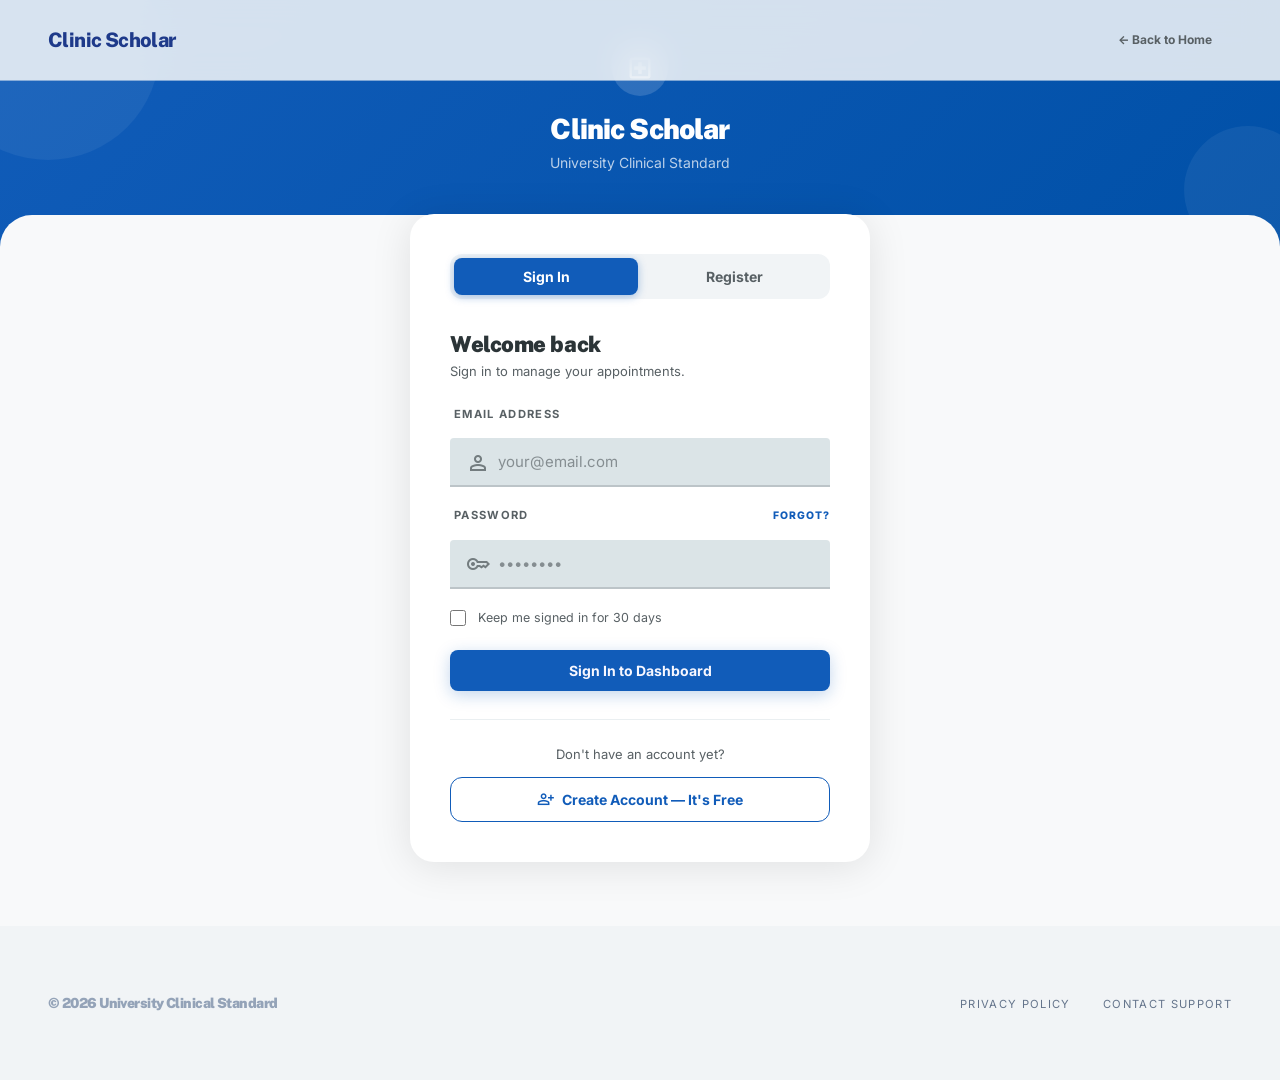
<file: auth.html>
<!DOCTYPE html>
<html lang="en">

<head>
  <meta charset="UTF-8" />
  <meta name="viewport" content="width=device-width, initial-scale=1.0" />
  <meta name="description"
    content="Login or Register to Clinic Scholar — University Clinical Standard appointment system." />
  <title>Clinic Scholar | Sign In</title>

  <link rel="stylesheet" href="style.css" />
  <link rel="stylesheet"
    href="https://fonts.googleapis.com/css2?family=Material+Symbols+Outlined:wght,FILL@100..700,0..1" />

  <style>
    /* ── Auth page specific styles ── */
    .auth-page {
      min-height: 100vh;
      background: var(--surface);
      display: flex;
      flex-direction: column;
      align-items: center;
      justify-content: center;
      padding: 5rem 1rem 3rem;
    }

    /* Branded top strip */
    .auth-hero {
      width: 100%;
      background: linear-gradient(135deg, #115cb9 0%, #0050a7 100%);
      padding: 2.5rem 1.5rem 6rem;
      text-align: center;
      position: relative;
    }

    .auth-hero::after {
      content: '';
      position: absolute;
      bottom: -1px;
      left: 0;
      right: 0;
      height: 3.5rem;
      background: var(--surface);
      border-radius: 2rem 2rem 0 0;
    }

    .auth-hero-circle {
      position: absolute;
      border-radius: 50%;
      background: rgba(255, 255, 255, 0.06);
    }

    /* Auth card */
    .auth-card {
      background: var(--surface-container-lowest);
      border-radius: 1.5rem;
      box-shadow: 0 4px 40px rgba(0, 0, 0, 0.10);
      width: 100%;
      max-width: 460px;
      padding: 2.5rem;
      position: relative;
      z-index: 2;
      margin-top: -3.5rem;
    }

    /* View toggle (Login / Register) */
    .auth-toggle {
      display: flex;
      background: var(--surface-container-low);
      border-radius: 0.75rem;
      padding: 0.25rem;
      margin-bottom: 2rem;
      gap: 0.25rem;
    }

    .auth-toggle-btn {
      flex: 1;
      padding: 0.625rem;
      border: none;
      border-radius: 0.5rem;
      font-family: var(--font-body);
      font-size: 0.875rem;
      font-weight: 700;
      cursor: pointer;
      transition: background 0.2s, color 0.2s, box-shadow 0.2s;
      background: transparent;
      color: var(--on-surface-variant);
    }

    .auth-toggle-btn.active {
      background: var(--primary);
      color: #fff;
      box-shadow: 0 2px 8px rgba(17, 92, 185, 0.35);
    }

    /* Form views */
    .auth-view {
      display: none;
    }

    .auth-view.visible {
      display: block;
    }

    /* Divider */
    .auth-divider {
      display: flex;
      align-items: center;
      gap: 1rem;
      margin: 1.75rem 0;
      color: var(--outline);
      font-size: 0.75rem;
    }

    .auth-divider::before,
    .auth-divider::after {
      content: '';
      flex: 1;
      height: 1px;
      background: var(--surface-container);
    }

    /* Bottom switch link */
    .auth-switch {
      text-align: center;
      margin-top: 1.75rem;
      padding-top: 1.5rem;
      border-top: 1px solid var(--surface-container);
    }

    .auth-switch p {
      font-size: 0.8125rem;
      color: var(--on-surface-variant);
      margin-bottom: 0.75rem;
    }

    .auth-switch-btn {
      display: inline-flex;
      align-items: center;
      justify-content: center;
      gap: 0.4rem;
      width: 100%;
      padding: 0.8rem;
      border-radius: 0.75rem;
      border: 1.5px solid var(--primary);
      background: transparent;
      color: var(--primary);
      font-family: var(--font-body);
      font-size: 0.875rem;
      font-weight: 700;
      cursor: pointer;
      transition: background 0.15s, color 0.15s;
    }

    .auth-switch-btn:hover {
      background: var(--primary-container);
    }

    /* Error box */
    .auth-error {
      background: #fef2f2;
      border: 1px solid #fecaca;
      border-radius: 0.625rem;
      padding: 0.875rem 1rem;
      margin-bottom: 1.25rem;
      display: none;
    }

    .auth-error p {
      font-size: 0.8rem;
      color: #dc2626;
      font-weight: 600;
    }

    .auth-error ul {
      margin-top: 0.375rem;
      padding-left: 1.25rem;
    }

    .auth-error ul li {
      font-size: 0.78rem;
      color: #dc2626;
      margin-bottom: 0.15rem;
    }

    /* Input icon wrapper override for auth */
    .auth-card .form-group {
      margin-bottom: 1.25rem;
    }

    .auth-card .form-input {
      font-size: 0.9375rem;
    }

    /* Mobile: make touch targets larger */
    @media (max-width: 480px) {
      .auth-card {
        padding: 2rem 1.5rem;
        margin-top: -2.5rem;
      }

      .auth-toggle-btn {
        padding: 0.75rem 0.5rem;
        font-size: 0.8125rem;
      }

      .btn-primary {
        padding: 1rem;
        font-size: 0.9375rem;
      }

      .auth-switch-btn {
        padding: 0.9rem;
      }
    }
  </style>
</head>

<body style="background:var(--surface); margin:0; padding:0;">

  <!-- ── Navbar ─────────────────────────────────────────── -->
  <header class="navbar">
    <div class="navbar-inner">
      <a href="index.html" class="navbar-brand">Clinic Scholar</a>
      <div class="navbar-actions">
        <a href="index.html" class="btn btn-ghost btn-sm">&larr; Back to Home</a>
      </div>
    </div>
  </header>

  <!-- ── Hero Strip ─────────────────────────────────────── -->
  <div class="auth-hero">
    <div class="auth-hero-circle" style="width:14rem; height:14rem; top:-4rem; left:-4rem;"></div>
    <div class="auth-hero-circle" style="width:8rem; height:8rem; bottom:1rem; right:-2rem;"></div>

    <!-- Brand logo icon -->
    <div
      style="width:3.5rem; height:3.5rem; background:rgba(255,255,255,0.15); border-radius:50%; display:flex; align-items:center; justify-content:center; margin:0 auto 1rem;">
      <span class="material-symbols-outlined" style="color:#fff; font-size:1.75rem;">local_hospital</span>
    </div>
    <h1 style="font-size:1.75rem; font-weight:900; color:#fff; letter-spacing:-0.03em; margin-bottom:0.375rem;">
      Clinic Scholar
    </h1>
    <p style="color:rgba(255,255,255,0.72); font-size:0.875rem;">University Clinical Standard</p>
  </div>

  <!-- ── Auth Card ──────────────────────────────────────── -->
  <div style="width:100%; display:flex; justify-content:center; padding:0 1rem 4rem; background:var(--surface);">
    <div class="auth-card">

      <!-- Toggle Tabs -->
      <div class="auth-toggle" role="tablist">
        <button class="auth-toggle-btn active" id="tab-login" onclick="switchView('login')" role="tab"
          aria-selected="true">
          Sign In
        </button>
        <button class="auth-toggle-btn" id="tab-register" onclick="switchView('register')" role="tab"
          aria-selected="false">
          Register
        </button>
      </div>

      <!-- ════════════════════════
         VIEW: LOGIN
    ════════════════════════ -->
      <div class="auth-view visible" id="view-login">

        <div style="margin-bottom:1.5rem;">
          <h2 style="font-size:1.375rem; font-weight:900; letter-spacing:-0.02em; margin-bottom:0.25rem;">Welcome back
          </h2>
          <p style="font-size:0.8125rem; color:var(--on-surface-variant);">Sign in to manage your appointments.</p>
        </div>

        <!-- Server error box -->
        <div class="auth-error" id="login-error-box">
          <p>Please fix the following:</p>
          <ul id="login-error-list"></ul>
        </div>

        <!-- Login Form -->
        <form id="loginForm" action="login.php" method="POST" novalidate>
          <input type="hidden" name="action" value="login" />

          <div class="form-group">
            <label class="form-label" for="login-email">Email Address</label>
            <div class="input-icon-wrapper" style="margin-top:0.4rem;">
              <span class="material-symbols-outlined input-icon">person</span>
              <input id="login-email" class="form-input with-icon" name="email" type="email"
                placeholder="your@email.com" autocomplete="email" />
            </div>
          </div>

          <div class="form-group">
            <div style="display:flex; justify-content:space-between; align-items:center; margin-bottom:0.4rem;">
              <label class="form-label" for="login-pass">Password</label>
              <a href="#"
                style="font-size:0.65rem; font-weight:800; color:var(--primary); text-transform:uppercase; letter-spacing:0.1em;">Forgot?</a>
            </div>
            <div class="input-icon-wrapper">
              <span class="material-symbols-outlined input-icon">key</span>
              <input id="login-pass" class="form-input with-icon" name="password" type="password" placeholder="••••••••"
                autocomplete="current-password" />
            </div>
          </div>

          <div style="display:flex; align-items:center; gap:0.75rem; margin-bottom:1.5rem;">
            <input type="checkbox" id="remember" name="remember"
              style="width:1rem; height:1rem; accent-color:var(--primary); flex-shrink:0;" />
            <label for="remember"
              style="font-size:0.78rem; color:var(--on-surface-variant); cursor:pointer; line-height:1.4;">
              Keep me signed in for 30 days
            </label>
          </div>

          <button type="submit" class="btn btn-primary btn-full" id="loginSubmitBtn" style="justify-content:center;">
            Sign In to Dashboard
          </button>
        </form>

        <!-- Demo hint (hidden from users — for developer reference only) -->
        <!-- demo@clinic.edu / Password123 -->

        <!-- ── Switch to Register ── -->
        <div class="auth-switch">
          <p>Don't have an account yet?</p>
          <button type="button" class="auth-switch-btn" onclick="switchView('register')" id="go-register-btn">
            <span class="material-symbols-outlined" style="font-size:1.1rem;">person_add</span>
            Create Account — It's Free
          </button>
        </div>

      </div><!-- /view-login -->

      <!-- ════════════════════════
         VIEW: REGISTER
    ════════════════════════ -->
      <div class="auth-view" id="view-register">

        <div style="margin-bottom:1.5rem;">
          <h2 style="font-size:1.375rem; font-weight:900; letter-spacing:-0.02em; margin-bottom:0.25rem;">Create account
          </h2>
          <p style="font-size:0.8125rem; color:var(--on-surface-variant);">Join the Scholar Network for free.</p>
        </div>

        <!-- Server error box -->
        <div class="auth-error" id="register-error-box">
          <p>Please fix the following:</p>
          <ul id="register-error-list"></ul>
        </div>

        <!-- Register Form -->
        <form id="registerForm" action="register.php" method="POST" novalidate>
          <input type="hidden" name="action" value="register" />

          <div class="form-group">
            <label class="form-label" for="reg-name">Full Name</label>
            <input id="reg-name" class="form-input" name="full_name" type="text" placeholder="Your Full Name"
              autocomplete="name" style="margin-top:0.4rem;" />
          </div>

          <div class="form-group">
            <label class="form-label" for="reg-email">Email Address</label>
            <input id="reg-email" class="form-input" name="email" type="email" placeholder="your@email.com"
              autocomplete="email" style="margin-top:0.4rem;" />
          </div>

          <div class="form-group">
            <label class="form-label" for="reg-pass">Password</label>
            <input id="reg-pass" class="form-input" name="password" type="password" placeholder="At least 8 characters"
              autocomplete="new-password" style="margin-top:0.4rem;" />
          </div>

          <div class="form-group" style="margin-bottom:1.5rem;">
            <label class="form-label" for="reg-confirm">Confirm Password</label>
            <input id="reg-confirm" class="form-input" name="confirm_password" type="password"
              placeholder="Repeat your password" autocomplete="new-password" style="margin-top:0.4rem;" />
          </div>

          <button type="submit" class="btn btn-primary btn-full" id="registerSubmitBtn" style="justify-content:center;">
            <span class="material-symbols-outlined" style="font-size:1.1rem;">person_add</span>
            Create Scholar Account
          </button>
        </form>

        <!-- ── Switch to Login ── -->
        <div class="auth-switch">
          <p>Already have an account?</p>
          <button type="button" class="auth-switch-btn" onclick="switchView('login')">
            <span class="material-symbols-outlined" style="font-size:1.1rem;">login</span>
            Sign In Instead
          </button>
        </div>

      </div><!-- /view-register -->

    </div><!-- /auth-card -->
  </div>

  <!-- Footer -->
  <footer class="site-footer" style="margin-top:0;">
    <div class="container">
      <div class="footer-brand" style="font-size:0.875rem;">&copy; 2026 University Clinical Standard</div>
      <ul class="footer-links">
        <li><a href="privacy.html">Privacy Policy</a></li>
        <li><a href="mailto:s230005904@seu.edu.sa">Contact Support</a></li>
      </ul>
    </div>
  </footer>

  <!-- Inline toggle script (must be before auth.js) -->
  <script>
    // If already logged in, redirect to history
    (function () {
      try {
        var user = JSON.parse(localStorage.getItem('clinic_user'));
        if (user && user.name) {
          window.location.href = 'history.html';
          return;
        }
      } catch (e) { }
    })();

    function switchView(view) {
      // Toggle views
      document.getElementById('view-login').classList.toggle('visible', view === 'login');
      document.getElementById('view-register').classList.toggle('visible', view === 'register');
      // Toggle tab buttons
      document.getElementById('tab-login').classList.toggle('active', view === 'login');
      document.getElementById('tab-register').classList.toggle('active', view === 'register');
      // Update page title
      document.title = view === 'login'
        ? 'Clinic Scholar | Sign In'
        : 'Clinic Scholar | Register';
      // Update URL hash without reload
      history.replaceState(null, '', '#' + view);
      // Scroll to top of card on mobile
      window.scrollTo({ top: 0, behavior: 'smooth' });
    }

    // On load: check hash to open correct view
    (function () {
      const hash = window.location.hash.replace('#', '');
      if (hash === 'register') switchView('register');
    })();
  </script>

  <!-- Auth logic -->
  <script src="auth.js"></script>

</body>

</html>
</file>
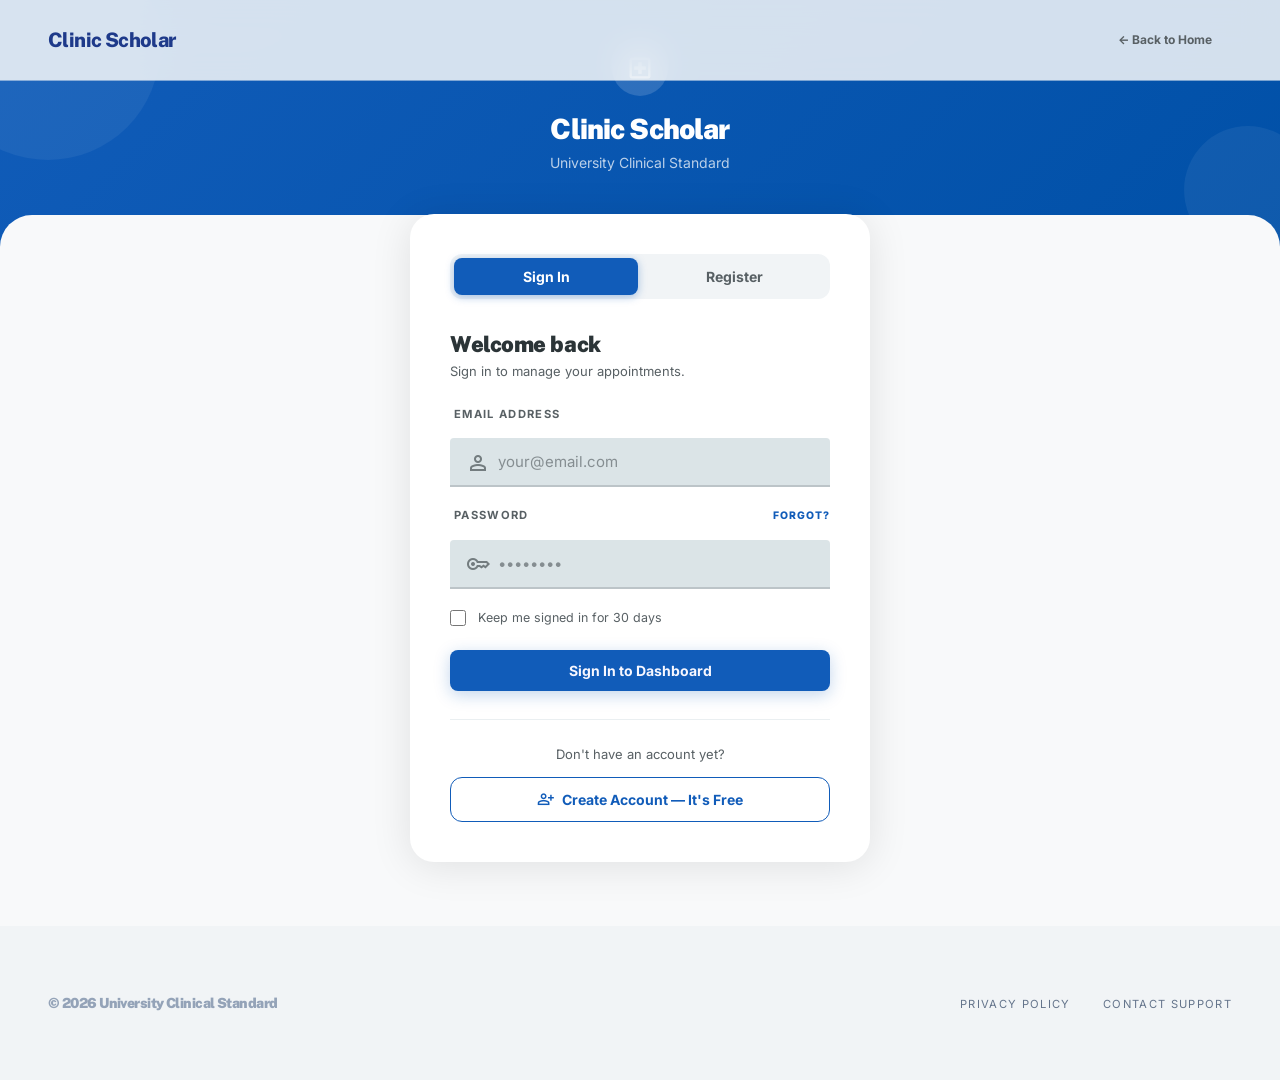
<file: book.html>
<!DOCTYPE html>
<html lang="en">
<head>
  <meta charset="UTF-8"/>
  <meta name="viewport" content="width=device-width, initial-scale=1.0"/>
  <meta name="description" content="Book an appointment with a specialist at Clinic Scholar."/>
  <title>Clinic Scholar | Book Appointment</title>

  <link rel="stylesheet" href="style.css"/>
  <link rel="stylesheet" href="https://fonts.googleapis.com/css2?family=Material+Symbols+Outlined:wght,FILL@100..700,0..1"/>
</head>
<body>

<!-- ══════════════════════════════════
     NAVIGATION
══════════════════════════════════ -->
<header class="navbar">
  <div class="navbar-inner">
    <a href="index.html" class="navbar-brand">Clinic Scholar</a>
    <nav>
      <ul class="navbar-nav">
        <li><a href="index.html"   class="nav-link">Home</a></li>
        <li><a href="doctors.html" class="nav-link">Doctors</a></li>
        <li><a href="book.html"    class="nav-link active">Book</a></li>
        <li><a href="history.html"  class="nav-link">History</a></li>
      </ul>
    </nav>
    <div class="navbar-actions">
      <a href="auth.html#login" class="btn btn-ghost btn-sm">Login</a>
      <a href="auth.html#register" class="btn btn-primary btn-sm">Register</a>
    </div>
  </div>
</header>

<main style="padding-top:80px;">
  <div class="container" style="padding-top:5rem; padding-bottom:5rem; max-width:1100px;">

    <!-- Stepper Header -->
    <div style="margin-bottom:3rem;">
      <div style="display:flex; justify-content:space-between; align-items:flex-end; margin-bottom:1.5rem;">
        <div>
          <span class="uppercase-label" style="color:var(--on-surface-variant); display:block; margin-bottom:0.5rem;">Book Your Appointment</span>
          <h1 style="font-size:clamp(1.75rem, 3.5vw, 2.5rem); font-weight:900; letter-spacing:-0.03em;">Appointment Details</h1>
        </div>
      </div>

      <!-- Progress Bar -->
      <div class="progress-track" style="margin-bottom:1rem;">
        <div class="progress-fill" style="width:50%;"></div>
      </div>

      <!-- Step Labels -->
      <div class="stepper">
        <div class="step done">
          <span class="material-symbols-outlined" style="font-size:1rem; color:var(--primary);">check_circle</span>
          Select Doctor
        </div>
        <div class="step active">
          <span class="step-num">2</span>
          Date &amp; Time
        </div>
        <div class="step inactive">
          <span class="step-num">3</span>
          Confirm
        </div>
      </div>
    </div>

    <!-- Server-side error display (via URL param) -->
    <div id="book-error-box" class="form-error-box" style="display:none; margin-bottom:2rem;">
      <p>Please correct these errors:</p>
      <ul id="book-error-list"></ul>
    </div>

    <!-- Main Grid -->
    <div style="display:grid; grid-template-columns:1fr; gap:2.5rem;">

      <!-- Sidebar -->
      <aside style="display:flex; flex-direction:column; gap:1.5rem;">

        <!-- Help Box -->
        <div style="background:var(--surface-container-lowest); padding:1.5rem; border-radius:var(--radius-xl); box-shadow:var(--shadow-card);">
          <div style="display:flex; align-items:center; gap:0.75rem; margin-bottom:0.75rem;">
            <span class="material-symbols-outlined" style="color:var(--primary);">info</span>
            <h4 style="font-size:0.875rem; font-weight:700;">Need Help?</h4>
          </div>
          <p style="font-size:0.8rem; color:var(--on-surface-variant); line-height:1.6;">For emergencies please call <strong>911</strong> immediately or visit the nearest emergency room.</p>
        </div>

        <!-- Tips Box -->
        <div style="background:var(--primary-container); padding:1.5rem; border-radius:var(--radius-xl);">
          <h4 style="font-size:0.875rem; font-weight:700; color:var(--on-primary-container); margin-bottom:0.75rem;">Booking Tips</h4>
          <ul style="list-style:disc; list-style-position:inside; font-size:0.8rem; color:var(--on-primary-container); line-height:1.8; opacity:0.9;">
            <li>Book at least 24 hours in advance</li>
            <li>Bring your insurance card</li>
            <li>Arrive 10 minutes early</li>
            <li>Describe your symptoms in notes</li>
          </ul>
        </div>

      </aside>

      <!-- Booking Form -->
      <div style="background:var(--surface-container-lowest); padding:2.5rem; border-radius:1.5rem; box-shadow:var(--shadow-card);">
        <h2 style="font-family:var(--font-headline); font-size:1.25rem; font-weight:800; margin-bottom:2rem;">Complete Your Booking</h2>

        <form id="bookForm" action="book_appointment.php" method="POST" novalidate>
          <input type="hidden" name="action" value="book"/>

          <!-- Doctor Select -->
          <div class="form-group" style="margin-bottom:1.75rem;">
            <label class="form-label" for="doctor-select">Select Doctor</label>
            <select id="doctor-select" name="doctor_name" class="form-input" style="margin-top:0.5rem;">
              <option value="">— Choose a doctor —</option>
              <option value="Dr. Abdullah Al-Mutairi" data-specialty="Cardiovascular Science">Dr. Abdullah Al-Mutairi — Cardiovascular Science</option>
              <option value="Dr. Sarah Al-Otaibi"     data-specialty="Neurological Disorders">Dr. Sarah Al-Otaibi — Neurological Disorders</option>
              <option value="Dr. Ahmad Al-Harbi"      data-specialty="Pediatric Surgery">Dr. Ahmad Al-Harbi — Pediatric Surgery</option>
              <option value="Dr. Khalid Al-Anazi"     data-specialty="Endocrinology">Dr. Khalid Al-Anazi — Endocrinology</option>
              <option value="Dr. Noura Al-Qahtani"    data-specialty="Sports Medicine">Dr. Noura Al-Qahtani — Sports Medicine</option>
              <option value="Dr. Fawzia Al-Zahrani"   data-specialty="Dermatology">Dr. Fawzia Al-Zahrani — Dermatology</option>
            </select>
          </div>

          <!-- Specialty (auto-filled by JS) -->
          <div class="form-group" style="margin-bottom:1.75rem;">
            <label class="form-label">Specialty <span style="text-transform:none; font-weight:400; color:var(--outline);">(auto-filled)</span></label>
            <input id="specialty-display" class="form-input" name="specialty" type="text"
                   readonly style="margin-top:0.5rem; cursor:not-allowed; opacity:0.7;" placeholder="Select a doctor above"/>
          </div>

          <!-- Date & Time Row -->
          <div class="grid-2col" style="margin-bottom:1.75rem;">
            <div class="form-group">
              <label class="form-label" for="appt-date">Appointment Date</label>
              <input id="appt-date" class="form-input" name="appointment_date" type="date"
                     style="margin-top:0.5rem;"/>
            </div>

            <div class="form-group">
              <label class="form-label" for="appt-time">Appointment Time</label>
              <select id="appt-time" class="form-input" name="appointment_time" style="margin-top:0.5rem;">
                <option value="">— Select time —</option>
                <option value="09:00:00">09:00 AM</option>
                <option value="09:30:00">09:30 AM</option>
                <option value="10:00:00">10:00 AM</option>
                <option value="10:30:00">10:30 AM</option>
                <option value="11:00:00">11:00 AM</option>
                <option value="11:30:00">11:30 AM</option>
                <option value="14:00:00">02:00 PM</option>
                <option value="14:30:00">02:30 PM</option>
                <option value="15:00:00">03:00 PM</option>
                <option value="15:30:00">03:30 PM</option>
                <option value="16:00:00">04:00 PM</option>
              </select>
            </div>
          </div>

          <!-- Notes -->
          <div class="form-group" style="margin-bottom:2.5rem;">
            <label class="form-label" for="appt-notes">
              Additional Notes
              <span style="text-transform:none; font-weight:400; color:var(--outline); margin-left:4px;">(optional)</span>
            </label>
            <textarea id="appt-notes" class="form-input" name="notes" rows="4"
                      style="margin-top:0.5rem;"
                      placeholder="Describe your symptoms or reason for visit..."></textarea>
          </div>

          <!-- Actions -->
          <div style="display:flex; justify-content:space-between; align-items:center; padding-top:1.5rem; border-top:1px solid var(--surface-container);">
            <a href="doctors.html" class="btn btn-ghost" style="display:inline-flex; align-items:center; gap:0.5rem;">
              <span class="material-symbols-outlined">arrow_back</span> Back to Doctors
            </a>
            <button type="submit" class="btn btn-primary btn-lg" id="bookSubmitBtn">
              <span class="material-symbols-outlined">event_available</span>
              Confirm Booking
            </button>
          </div>

        </form>
      </div>
    </div><!-- /grid -->

  </div>
</main>

<!-- Footer -->
<footer class="site-footer">
  <div class="container">
    <div class="footer-brand">CLINIC SCHOLAR</div>
    <ul class="footer-links">
      <li><a href="index.html">Home</a></li>
      <li><a href="doctors.html">Doctors</a></li>
      <li><a href="history.html">History</a></li>
      <li><a href="privacy.html">Privacy</a></li>
    </ul>
    <div class="footer-copy">&copy; 2026 University Clinical Standard.</div>
  </div>
</footer>

<!-- ══════════════════════════════════
     BOOKING CONFIRMATION MODAL
══════════════════════════════════ -->
<div class="modal-overlay" id="confirmModal" style="align-items:center; justify-content:center;">
  <div style="background:#fff; border-radius:1.5rem; box-shadow:0 32px 64px rgba(0,0,0,0.2); width:100%; max-width:520px; overflow:hidden; animation:fadeUp 0.25s ease-out both;">

    <!-- Modal Header -->
    <div style="background:linear-gradient(135deg,#115cb9 0%,#0050a7 100%); padding:2rem 2.5rem; position:relative; overflow:hidden;">
      <!-- Decorative circle -->
      <div style="position:absolute; right:-2rem; top:-2rem; width:10rem; height:10rem; background:rgba(255,255,255,0.08); border-radius:50%;"></div>
      <div style="position:relative; z-index:1;">
        <div style="width:3.5rem; height:3.5rem; background:rgba(255,255,255,0.15); border-radius:50%; display:flex; align-items:center; justify-content:center; margin-bottom:1rem;">
          <span class="material-symbols-outlined" style="color:#fff; font-size:1.75rem;">event_available</span>
        </div>
        <h2 style="font-family:'Public Sans',sans-serif; font-size:1.5rem; font-weight:900; color:#fff; margin-bottom:0.25rem;">Confirm Your Appointment</h2>
        <p style="color:rgba(255,255,255,0.7); font-size:0.875rem;">Please review your booking details before confirming.</p>
      </div>
    </div>

    <!-- Appointment Summary -->
    <div style="padding:2rem 2.5rem 0;">
      <p style="font-size:0.65rem; font-weight:800; text-transform:uppercase; letter-spacing:0.15em; color:#586064; margin-bottom:1.25rem;">Appointment Summary</p>

      <div style="display:flex; flex-direction:column; gap:0; border:1px solid #e3e9ec; border-radius:0.75rem; overflow:hidden;">

        <!-- Doctor row -->
        <div style="display:flex; align-items:center; gap:1rem; padding:1rem 1.25rem; background:#f8f9fa; border-bottom:1px solid #e3e9ec;">
          <div style="width:2.25rem; height:2.25rem; background:#d7e2ff; border-radius:50%; display:flex; align-items:center; justify-content:center; flex-shrink:0;">
            <span class="material-symbols-outlined" style="color:#115cb9; font-size:1.1rem;">person</span>
          </div>
          <div>
            <p style="font-size:0.65rem; font-weight:700; text-transform:uppercase; letter-spacing:0.1em; color:#586064; margin-bottom:0.1rem;">Doctor</p>
            <p style="font-weight:700; font-size:0.9375rem; color:#2b3437;" id="conf-doctor">—</p>
          </div>
        </div>

        <!-- Specialty row -->
        <div style="display:flex; align-items:center; gap:1rem; padding:1rem 1.25rem; background:#fff; border-bottom:1px solid #e3e9ec;">
          <div style="width:2.25rem; height:2.25rem; background:#d5d1f2; border-radius:50%; display:flex; align-items:center; justify-content:center; flex-shrink:0;">
            <span class="material-symbols-outlined" style="color:#5e5c78; font-size:1.1rem;">medical_services</span>
          </div>
          <div>
            <p style="font-size:0.65rem; font-weight:700; text-transform:uppercase; letter-spacing:0.1em; color:#586064; margin-bottom:0.1rem;">Specialty</p>
            <p style="font-weight:600; font-size:0.9375rem; color:#2b3437;" id="conf-specialty">—</p>
          </div>
        </div>

        <!-- Date row -->
        <div style="display:flex; align-items:center; gap:1rem; padding:1rem 1.25rem; background:#f8f9fa; border-bottom:1px solid #e3e9ec;">
          <div style="width:2.25rem; height:2.25rem; background:#d7e2ff; border-radius:50%; display:flex; align-items:center; justify-content:center; flex-shrink:0;">
            <span class="material-symbols-outlined" style="color:#115cb9; font-size:1.1rem;">calendar_month</span>
          </div>
          <div>
            <p style="font-size:0.65rem; font-weight:700; text-transform:uppercase; letter-spacing:0.1em; color:#586064; margin-bottom:0.1rem;">Date</p>
            <p style="font-weight:600; font-size:0.9375rem; color:#2b3437;" id="conf-date">—</p>
          </div>
        </div>

        <!-- Time row -->
        <div style="display:flex; align-items:center; gap:1rem; padding:1rem 1.25rem; background:#fff; border-bottom:1px solid #e3e9ec;">
          <div style="width:2.25rem; height:2.25rem; background:#d7e2ff; border-radius:50%; display:flex; align-items:center; justify-content:center; flex-shrink:0;">
            <span class="material-symbols-outlined" style="color:#115cb9; font-size:1.1rem;">schedule</span>
          </div>
          <div>
            <p style="font-size:0.65rem; font-weight:700; text-transform:uppercase; letter-spacing:0.1em; color:#586064; margin-bottom:0.1rem;">Time</p>
            <p style="font-weight:600; font-size:0.9375rem; color:#2b3437;" id="conf-time">—</p>
          </div>
        </div>

        <!-- Notes row -->
        <div style="display:flex; align-items:flex-start; gap:1rem; padding:1rem 1.25rem; background:#f8f9fa;" id="conf-notes-row">
          <div style="width:2.25rem; height:2.25rem; background:#e2e2e9; border-radius:50%; display:flex; align-items:center; justify-content:center; flex-shrink:0; margin-top:2px;">
            <span class="material-symbols-outlined" style="color:#505157; font-size:1.1rem;">notes</span>
          </div>
          <div>
            <p style="font-size:0.65rem; font-weight:700; text-transform:uppercase; letter-spacing:0.1em; color:#586064; margin-bottom:0.1rem;">Notes</p>
            <p style="font-size:0.875rem; color:#586064; font-style:italic; line-height:1.5;" id="conf-notes">No additional notes.</p>
          </div>
        </div>

      </div>

      <!-- Info notice -->
      <div style="background:#f0f7ff; border-radius:0.75rem; padding:0.875rem 1rem; margin-top:1.25rem; display:flex; align-items:center; gap:0.75rem;">
        <span class="material-symbols-outlined" style="color:#115cb9; font-size:1.1rem; flex-shrink:0;">info</span>
        <p style="font-size:0.75rem; color:#115cb9; line-height:1.5;">Once confirmed, you can reschedule or cancel from your <strong>History</strong> page at any time.</p>
      </div>
    </div>

    <!-- Action Buttons -->
    <div style="display:flex; gap:1rem; padding:1.5rem 2.5rem 2rem;">
      <button type="button" onclick="document.getElementById('confirmModal').classList.remove('active')"
        style="flex:1; padding:0.875rem; border-radius:0.75rem; border:1.5px solid #abb3b7; background:#fff; font-weight:700; font-size:0.875rem; cursor:pointer; color:#586064; transition:background 0.15s;"
        onmouseover="this.style.background='#f1f4f6'" onmouseout="this.style.background='#fff'">
        ← Edit Details
      </button>
      <button type="button" id="finalConfirmBtn"
        style="flex:2; padding:0.875rem; border-radius:0.75rem; border:none; background:linear-gradient(135deg,#115cb9,#0050a7); color:#fff; font-weight:800; font-size:0.875rem; cursor:pointer; display:flex; align-items:center; justify-content:center; gap:0.5rem; box-shadow:0 4px 16px rgba(17,92,185,0.35); transition:opacity 0.15s;"
        onmouseover="this.style.opacity='0.9'" onmouseout="this.style.opacity='1'">
        <span class="material-symbols-outlined" style="font-size:1.1rem;">check_circle</span>
        Confirm My Booking
      </button>
    </div>

  </div>
</div>

<!-- Page-specific JavaScript -->
<script src="book.js"></script>

</body>
</html>
</file>
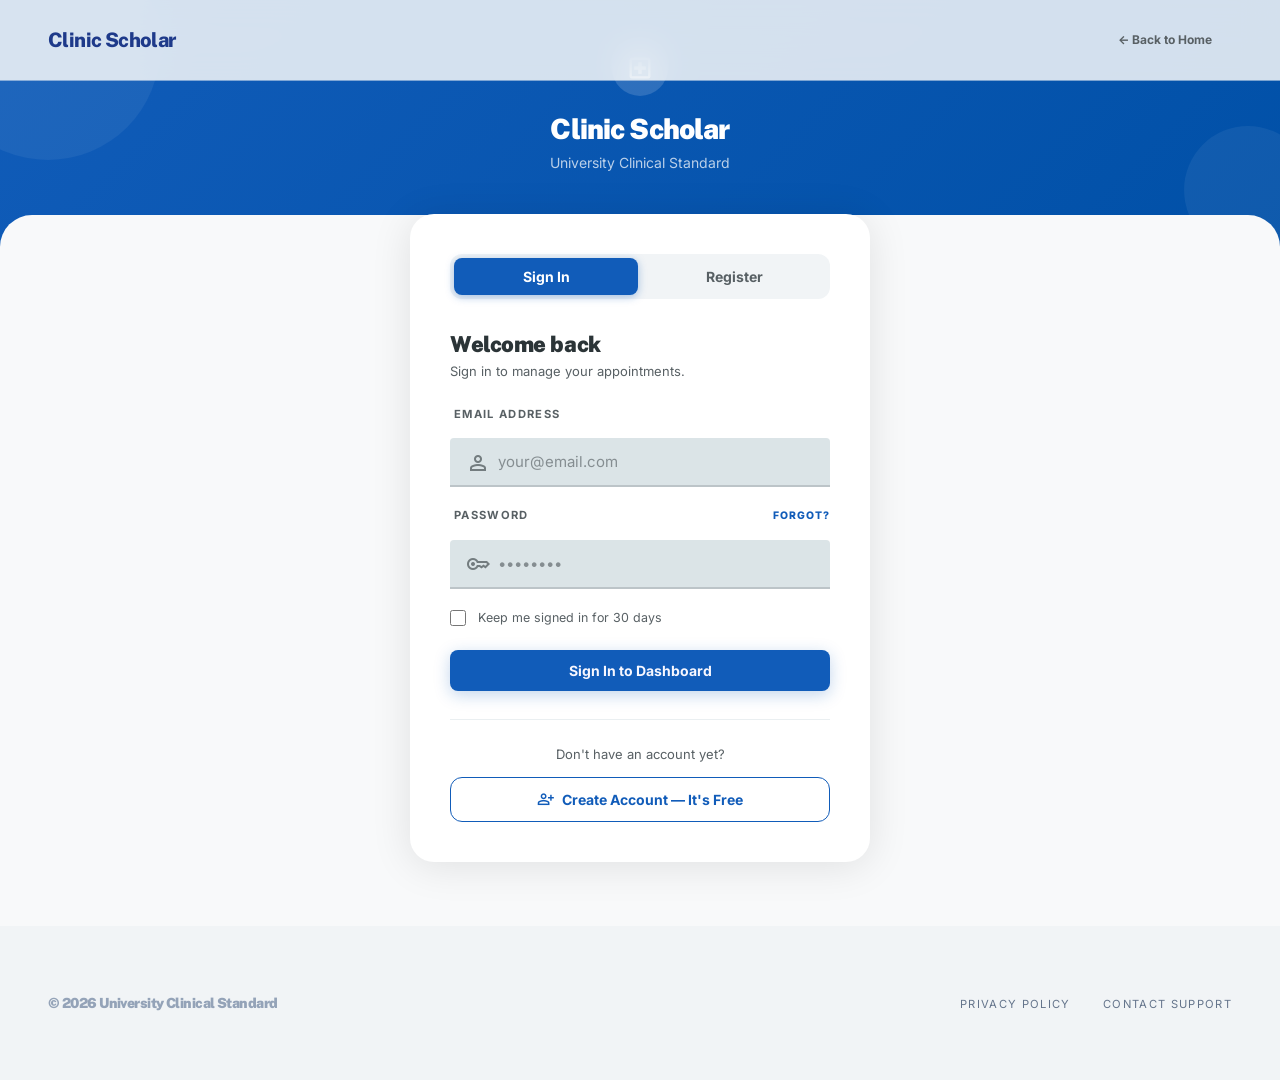
<file: history.html>
<!DOCTYPE html>
<html lang="en">
<head>
  <meta charset="UTF-8"/>
  <meta name="viewport" content="width=device-width, initial-scale=1.0"/>
  <meta name="description" content="View and manage your appointment history on Clinic Scholar."/>
  <title>Clinic Scholar | Appointment History</title>

  <link rel="stylesheet" href="style.css"/>
  <link rel="stylesheet" href="https://fonts.googleapis.com/css2?family=Material+Symbols+Outlined:wght,FILL@100..700,0..1"/>
</head>
<body>

<!-- ══════════════════════════════════
     NAVIGATION
══════════════════════════════════ -->
<header class="navbar">
  <div class="navbar-inner">
    <a href="index.html" class="navbar-brand">Clinic Scholar</a>
    <nav>
      <ul class="navbar-nav">
        <li><a href="index.html"   class="nav-link">Home</a></li>
        <li><a href="doctors.html" class="nav-link">Doctors</a></li>
        <li><a href="book.html"    class="nav-link">Book</a></li>
        <li><a href="history.html" class="nav-link active">History</a></li>
      </ul>
    </nav>
    <div class="navbar-actions">
      <span style="font-size:0.875rem; color:var(--on-surface-variant);" id="nav-user-name"></span>
      <button onclick="handleLogout()" class="btn btn-outline btn-sm">Logout</button>
    </div>
  </div>
</header>

<!-- ══════════════════════════════════
     TOAST NOTIFICATION
══════════════════════════════════ -->
<div id="toast" class="toast" style="display:none;"></div>

<main style="padding-top:80px;">
  <div class="container" style="padding-top:4rem; padding-bottom:6rem;">

    <!-- ── Page Header ──────────────────────────────────── -->
    <header style="margin-bottom:3rem;">
      <div style="display:flex; flex-wrap:wrap; justify-content:space-between; align-items:flex-end; gap:1.5rem;">
        <div>
          <h1 style="font-size:clamp(1.75rem,3.5vw,2.5rem); font-weight:900; letter-spacing:-0.03em; margin-bottom:0.5rem;">
            Appointment History
          </h1>
          <p style="color:var(--on-surface-variant); max-width:520px;">
            Review your clinical records, track upcoming sessions, and manage your health journey.
          </p>
        </div>
        <div style="display:flex; flex-wrap:wrap; gap:0.75rem; align-items:center;">
          <div style="background:var(--surface-container-low); padding:0.6rem 1rem; border-radius:0.75rem; display:flex; align-items:center; gap:0.5rem;">
            <span class="material-symbols-outlined" style="color:var(--primary); font-size:1.25rem;">calendar_today</span>
            <span style="font-size:0.875rem; font-weight:700;">Total: <span id="stat-total">0</span></span>
          </div>
          <div style="background:var(--surface-container-low); padding:0.6rem 1rem; border-radius:0.75rem; display:flex; align-items:center; gap:0.5rem;">
            <span class="material-symbols-outlined" style="color:var(--tertiary); font-size:1.25rem;">pending_actions</span>
            <span style="font-size:0.875rem; font-weight:700;">Upcoming: <span id="stat-upcoming">0</span></span>
          </div>
          <a href="book.html" class="btn btn-primary btn-sm">
            <span class="material-symbols-outlined">add</span> New Booking
          </a>
        </div>
      </div>
    </header>

    <!-- ── Main Layout: Sidebar + Table ─────────────────── -->
    <div style="display:grid; grid-template-columns:1fr; gap:2rem;">

      <!-- SIDEBAR -->
      <aside style="display:flex; flex-direction:column; gap:1.5rem;" id="sidebar-content">
        <!-- Populated by history.js -->
        <div style="background:var(--surface-container-low); padding:2rem; border-radius:1rem; text-align:center;">
          <span class="material-symbols-outlined" style="font-size:3rem; color:var(--outline-variant); display:block; margin-bottom:0.75rem;">hourglass_empty</span>
          <p style="font-size:0.875rem; color:var(--on-surface-variant);">Loading your appointments...</p>
        </div>
      </aside>

      <!-- TABLE SECTION -->
      <section>
        <div style="background:var(--surface-container-low); border-radius:1rem; overflow:hidden;">

          <!-- Table Header & Filter Tabs -->
          <div style="padding:1.5rem 2rem; display:flex; flex-wrap:wrap; justify-content:space-between; align-items:center; gap:1rem; border-bottom:1px solid rgba(171,179,183,0.08);">
            <h2 style="font-family:var(--font-headline); font-size:1.25rem; font-weight:800;">Visit Logs</h2>
            <div style="display:flex; gap:0.5rem; flex-wrap:wrap;" id="statusTabs">
              <button class="chip chip-active tab-btn" data-status="all">All</button>
              <button class="chip chip-default tab-btn" data-status="Pending">Pending</button>
              <button class="chip chip-default tab-btn" data-status="Confirmed">Confirmed</button>
              <button class="chip chip-default tab-btn" data-status="Completed">Completed</button>
              <button class="chip chip-default tab-btn" data-status="Cancelled">Cancelled</button>
            </div>
          </div>

          <div style="overflow-x:auto;">
            <table class="data-table">
              <thead>
                <tr>
                  <th>Doctor &amp; Specialty</th>
                  <th>Date &amp; Time</th>
                  <th>Notes</th>
                  <th>Status</th>
                  <th style="text-align:right;">Actions</th>
                </tr>
              </thead>
              <tbody id="appointmentsTableBody">
                <!-- Populated by history.js -->
                <tr id="empty-row">
                  <td colspan="5" style="padding:4rem; text-align:center; color:var(--on-surface-variant);">
                    <span class="material-symbols-outlined" style="font-size:3rem; display:block; margin-bottom:0.75rem; color:var(--outline-variant);">hourglass_empty</span>
                    Loading...
                  </td>
                </tr>
              </tbody>
            </table>
          </div>

          <!-- Table Footer -->
          <div style="padding:1rem 2rem; display:flex; justify-content:space-between; align-items:center; background:rgba(227,233,236,0.25);" id="table-footer">
            <span style="font-size:0.75rem; font-weight:700; color:var(--on-surface-variant);" id="footer-count"></span>
            <a href="book.html" style="color:var(--primary); font-size:0.75rem; font-weight:700; display:inline-flex; align-items:center; gap:0.25rem;">
              <span class="material-symbols-outlined" style="font-size:1rem;">add_circle</span> Book New Appointment
            </a>
          </div>
        </div>
      </section>

    </div><!-- /main grid -->
  </div>
</main>

<!-- ══════════════════════════════════
     RESCHEDULE MODAL
══════════════════════════════════ -->
<div class="modal-overlay" id="rescheduleModal">
  <div class="modal-box">
    <button class="modal-close" onclick="closeModal('rescheduleModal')">
      <span class="material-symbols-outlined">close</span>
    </button>
    <h3 style="font-family:var(--font-headline); font-size:1.375rem; font-weight:800; margin-bottom:0.5rem;">Reschedule Appointment</h3>
    <p style="color:var(--on-surface-variant); font-size:0.875rem; margin-bottom:2rem;">Choose a new date and time for your visit.</p>

    <div class="form-group" style="margin-bottom:1.5rem;">
      <label class="form-label" for="new-date">New Date</label>
      <input type="date" id="new-date" class="form-input" style="margin-top:0.5rem;"/>
    </div>
    <div class="form-group" style="margin-bottom:2rem;">
      <label class="form-label" for="new-time">New Time</label>
      <select id="new-time" class="form-input" style="margin-top:0.5rem;">
        <option value="09:00:00">09:00 AM</option>
        <option value="09:30:00">09:30 AM</option>
        <option value="10:00:00">10:00 AM</option>
        <option value="10:30:00">10:30 AM</option>
        <option value="11:00:00">11:00 AM</option>
        <option value="11:30:00">11:30 AM</option>
        <option value="14:00:00">02:00 PM</option>
        <option value="14:30:00">02:30 PM</option>
        <option value="15:00:00">03:00 PM</option>
        <option value="15:30:00">03:30 PM</option>
        <option value="16:00:00">04:00 PM</option>
      </select>
    </div>
    <div style="display:flex; gap:1rem;">
      <button type="button" onclick="closeModal('rescheduleModal')" class="btn btn-outline btn-full">Cancel</button>
      <button type="button" onclick="saveReschedule()" class="btn btn-primary btn-full">Save Changes</button>
    </div>
  </div>
</div>

<!-- ══════════════════════════════════
     DELETE CONFIRMATION MODAL
══════════════════════════════════ -->
<div class="modal-overlay" id="deleteModal">
  <div class="modal-box" style="text-align:center;">
    <div style="width:4rem; height:4rem; background:#fef2f2; border-radius:50%; display:flex; align-items:center; justify-content:center; margin:0 auto 1.5rem;">
      <span class="material-symbols-outlined" style="color:#dc2626; font-size:2rem;">delete_forever</span>
    </div>
    <h3 style="font-family:var(--font-headline); font-size:1.25rem; font-weight:800; margin-bottom:0.5rem;">Cancel Appointment?</h3>
    <p style="color:var(--on-surface-variant); font-size:0.875rem; margin-bottom:0.5rem;">You are about to cancel your appointment with</p>
    <p style="font-weight:800; font-size:1rem; margin-bottom:0.75rem;" id="delete-doctor-name"></p>
    <p style="font-size:0.75rem; color:var(--outline); margin-bottom:2rem;">This action is permanent and cannot be undone.</p>
    <div style="display:flex; gap:1rem;">
      <button type="button" onclick="closeModal('deleteModal')" class="btn btn-outline btn-full">Keep It</button>
      <button type="button" onclick="confirmDelete()" class="btn btn-danger btn-full">Yes, Cancel</button>
    </div>
  </div>
</div>

<!-- Footer -->
<footer class="site-footer">
  <div class="container">
    <div class="footer-brand">CLINIC SCHOLAR</div>
    <ul class="footer-links">
      <li><a href="index.html">Home</a></li>
      <li><a href="doctors.html">Doctors</a></li>
      <li><a href="book.html">Book</a></li>
      <li><a href="privacy.html">Privacy</a></li>
    </ul>
    <div class="footer-copy">&copy; 2026 University Clinical Standard.<br/>The Disciplined Curator System.</div>
  </div>
</footer>

<script src="history.js"></script>
</body>
</html>
</file>
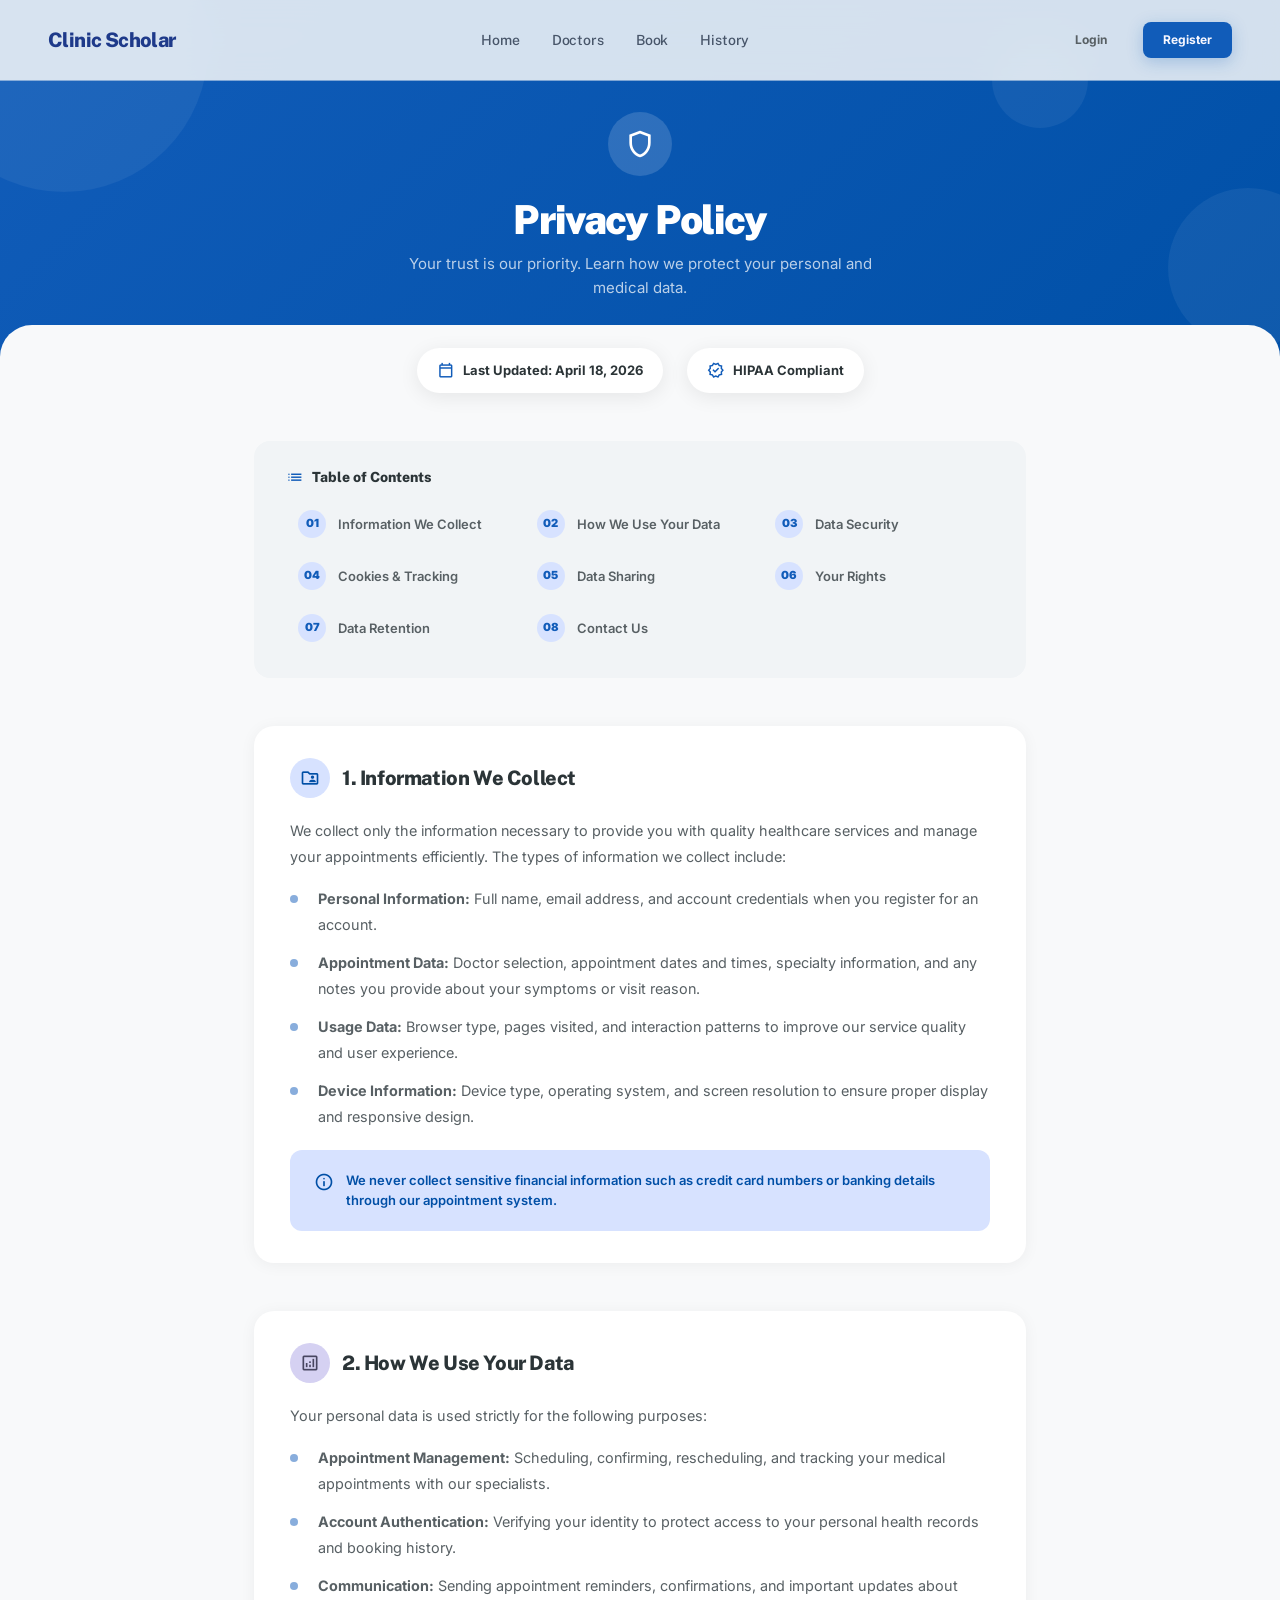
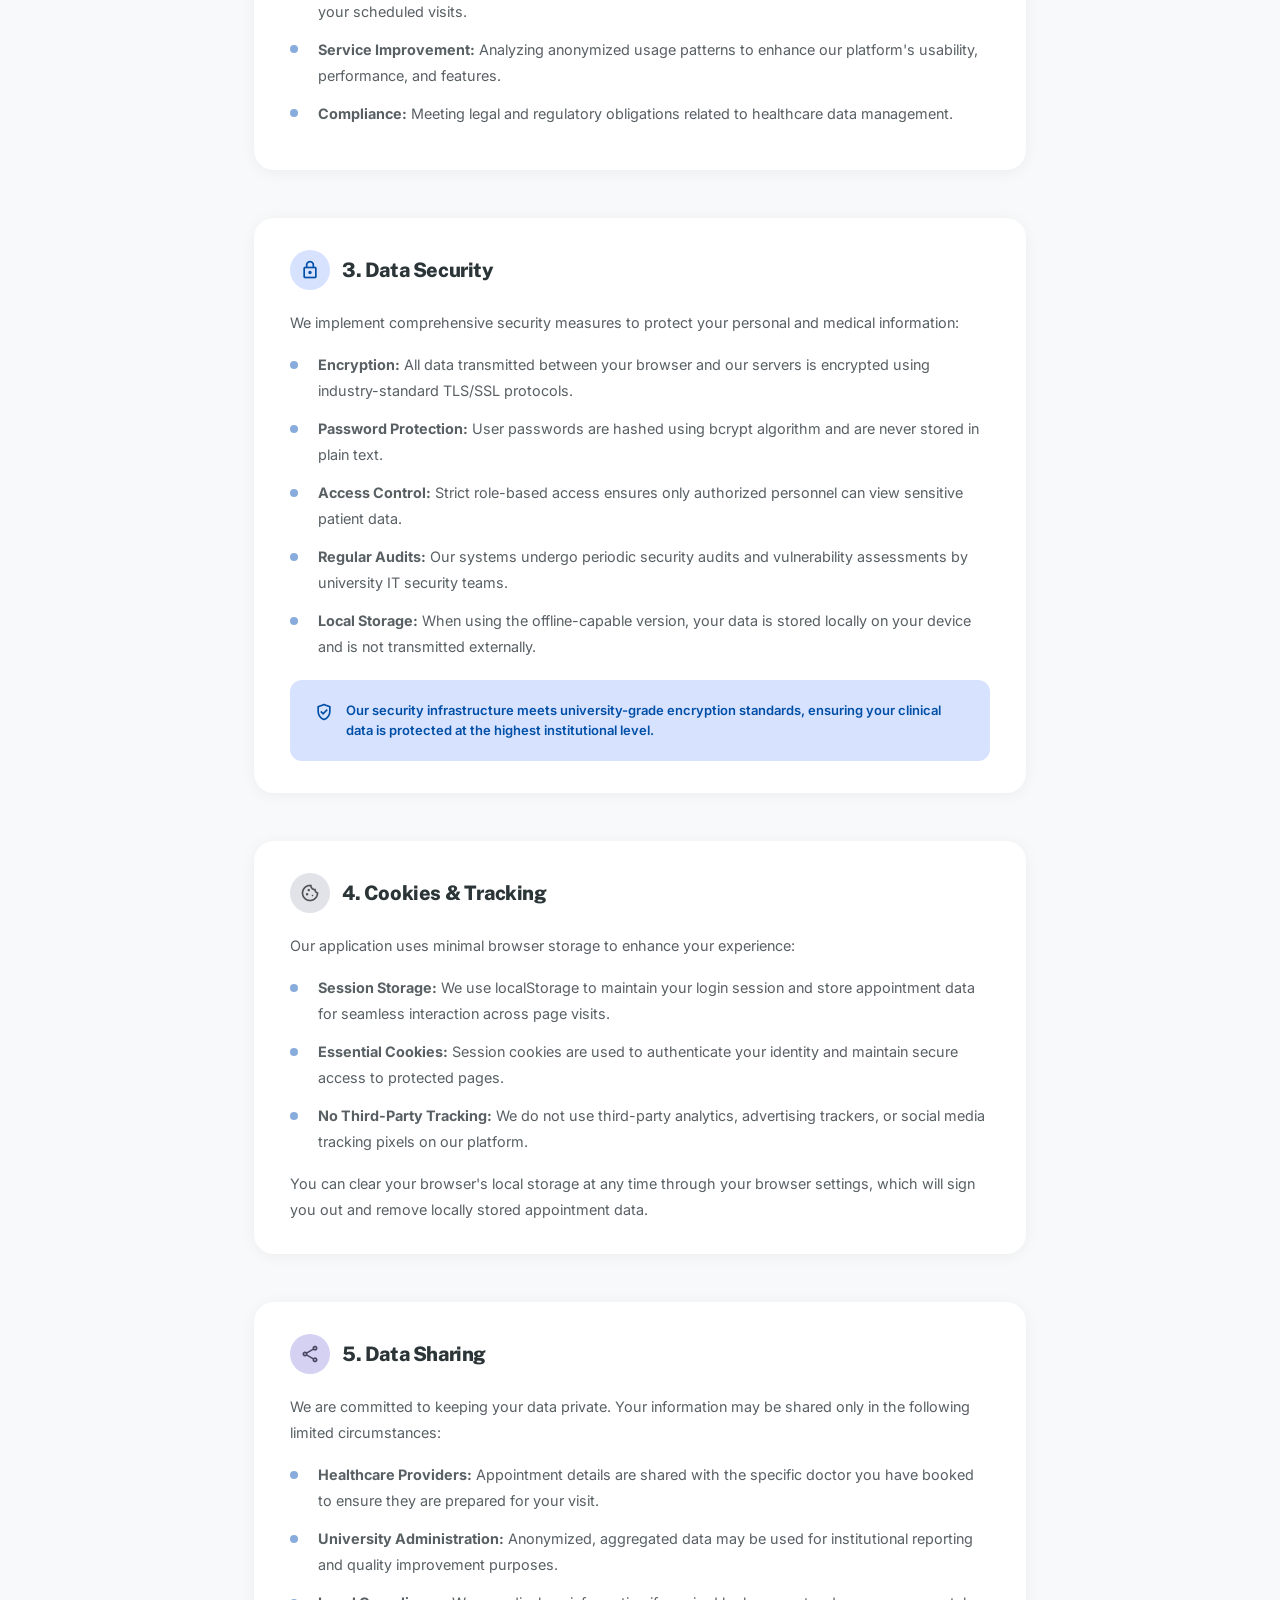
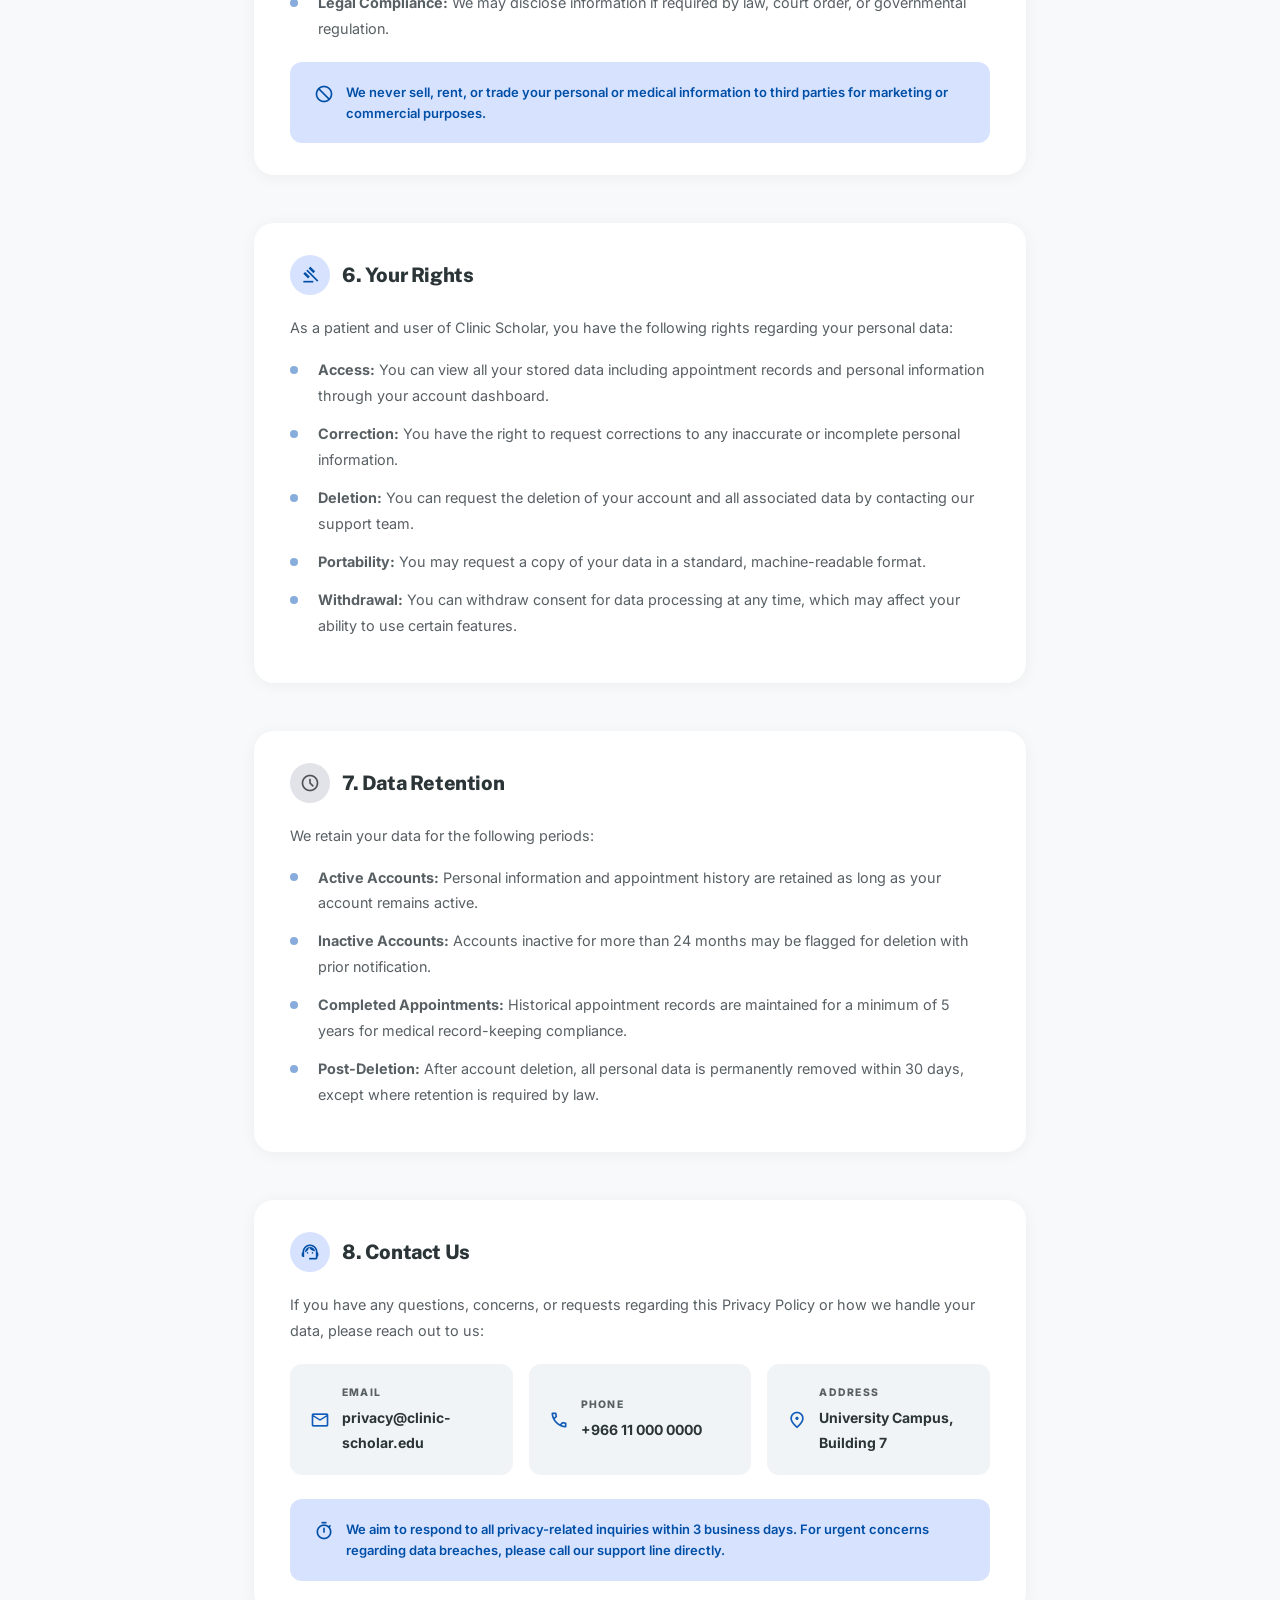
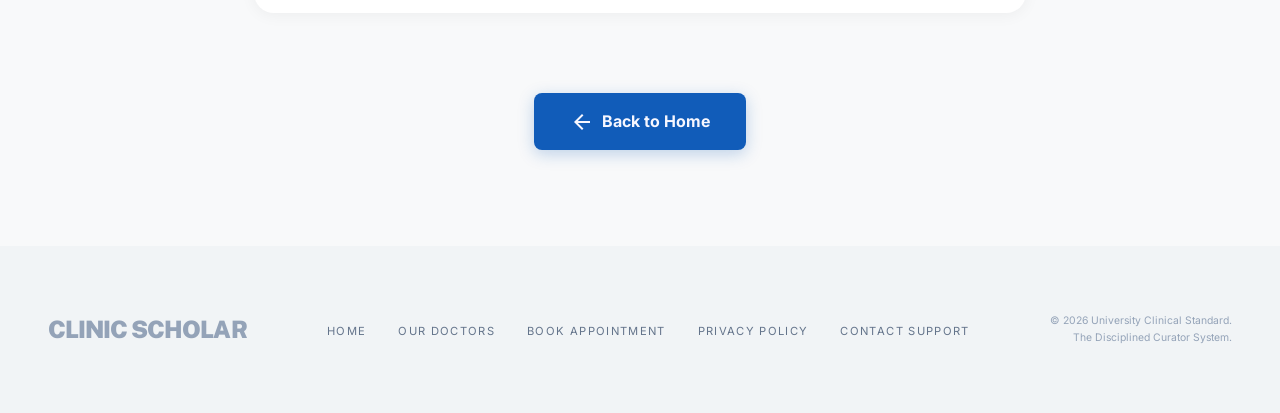
<file: privacy.html>
<!DOCTYPE html>
<html lang="en">
<head>
  <meta charset="UTF-8"/>
  <meta name="viewport" content="width=device-width, initial-scale=1.0"/>
  <meta name="description" content="Privacy Policy — Learn how Clinic Scholar protects your personal and medical data under university-grade security standards."/>
  <title>Clinic Scholar | Privacy Policy</title>

  <link rel="stylesheet" href="style.css"/>
  <link rel="stylesheet" href="https://fonts.googleapis.com/css2?family=Material+Symbols+Outlined:wght,FILL@100..700,0..1"/>

  <style>
    /* ── Privacy page specific styles ── */
    .privacy-hero {
      background: linear-gradient(135deg, #115cb9 0%, #0050a7 100%);
      padding: 7rem 1.5rem 5rem;
      text-align: center;
      position: relative;
      overflow: hidden;
    }
    .privacy-hero::after {
      content: '';
      position: absolute;
      bottom: -1px;
      left: 0; right: 0;
      height: 3.5rem;
      background: var(--surface);
      border-radius: 2rem 2rem 0 0;
    }
    .privacy-hero-circle {
      position: absolute;
      border-radius: 50%;
      background: rgba(255,255,255,0.06);
    }

    .privacy-container {
      max-width: 820px;
      margin: 0 auto;
      padding: 0 1.5rem 6rem;
    }

    .privacy-meta {
      display: flex;
      flex-wrap: wrap;
      gap: 1.5rem;
      align-items: center;
      justify-content: center;
      margin-top: -2rem;
      margin-bottom: 3rem;
      position: relative;
      z-index: 2;
    }
    .privacy-meta-chip {
      display: inline-flex;
      align-items: center;
      gap: 0.5rem;
      background: var(--surface-container-lowest);
      padding: 0.75rem 1.25rem;
      border-radius: 999px;
      box-shadow: 0 4px 20px rgba(0,0,0,0.08);
      font-size: 0.8125rem;
      font-weight: 700;
      color: var(--on-surface);
    }
    .privacy-meta-chip .material-symbols-outlined {
      font-size: 1.1rem;
      color: var(--primary);
    }

    .policy-section {
      margin-bottom: 3rem;
    }
    .policy-section:last-child {
      margin-bottom: 0;
    }

    .policy-card {
      background: var(--surface-container-lowest);
      border-radius: 1.25rem;
      padding: 2rem 2.25rem;
      box-shadow: 0 2px 16px rgba(0,0,0,0.05);
      transition: box-shadow 0.2s;
    }
    .policy-card:hover {
      box-shadow: 0 4px 24px rgba(0,0,0,0.09);
    }

    .policy-card h2 {
      display: flex;
      align-items: center;
      gap: 0.75rem;
      font-size: 1.25rem;
      font-weight: 800;
      margin-bottom: 1.25rem;
      letter-spacing: -0.02em;
    }
    .policy-card h2 .icon-circle {
      width: 2.5rem;
      height: 2.5rem;
      border-radius: 50%;
      display: flex;
      align-items: center;
      justify-content: center;
      flex-shrink: 0;
    }
    .policy-card h2 .material-symbols-outlined {
      font-size: 1.25rem;
    }

    .policy-card p,
    .policy-card li {
      color: var(--on-surface-variant);
      font-size: 0.9rem;
      line-height: 1.8;
    }
    .policy-card ul {
      list-style: none;
      padding: 0;
      margin: 1rem 0 0;
    }
    .policy-card ul li {
      position: relative;
      padding-left: 1.75rem;
      margin-bottom: 0.75rem;
    }
    .policy-card ul li::before {
      content: '';
      position: absolute;
      left: 0;
      top: 0.55rem;
      width: 8px;
      height: 8px;
      border-radius: 50%;
      background: var(--primary);
      opacity: 0.5;
    }

    .policy-highlight {
      background: var(--primary-container);
      border-radius: 0.75rem;
      padding: 1.25rem 1.5rem;
      margin-top: 1.25rem;
      display: flex;
      align-items: flex-start;
      gap: 0.75rem;
    }
    .policy-highlight .material-symbols-outlined {
      color: var(--on-primary-container);
      font-size: 1.25rem;
      flex-shrink: 0;
      margin-top: 2px;
    }
    .policy-highlight p {
      color: var(--on-primary-container);
      font-size: 0.8125rem;
      font-weight: 600;
      line-height: 1.6;
    }

    .contact-grid {
      display: grid;
      grid-template-columns: repeat(auto-fit, minmax(200px, 1fr));
      gap: 1rem;
      margin-top: 1.25rem;
    }
    .contact-item {
      background: var(--surface-container-low);
      padding: 1.25rem;
      border-radius: 0.75rem;
      display: flex;
      align-items: center;
      gap: 0.75rem;
    }
    .contact-item .material-symbols-outlined {
      color: var(--primary);
      font-size: 1.25rem;
    }
    .contact-item div p:first-child {
      font-size: 0.65rem;
      font-weight: 800;
      text-transform: uppercase;
      letter-spacing: 0.12em;
      color: var(--on-surface-variant);
      margin-bottom: 0.15rem;
    }
    .contact-item div p:last-child {
      font-size: 0.875rem;
      font-weight: 700;
      color: var(--on-surface);
    }

    /* Table of Contents */
    .toc {
      background: var(--surface-container-low);
      border-radius: 1rem;
      padding: 1.75rem 2rem;
      margin-bottom: 3rem;
    }
    .toc h3 {
      font-size: 0.875rem;
      font-weight: 800;
      margin-bottom: 1rem;
      display: flex;
      align-items: center;
      gap: 0.5rem;
    }
    .toc h3 .material-symbols-outlined {
      font-size: 1.1rem;
      color: var(--primary);
    }
    .toc ol {
      list-style: none;
      counter-reset: toc-counter;
      padding: 0;
      margin: 0;
      display: grid;
      grid-template-columns: repeat(auto-fit, minmax(220px, 1fr));
      gap: 0.5rem;
    }
    .toc ol li {
      counter-increment: toc-counter;
    }
    .toc ol li a {
      display: flex;
      align-items: center;
      gap: 0.75rem;
      padding: 0.5rem 0.75rem;
      border-radius: 0.5rem;
      font-size: 0.8125rem;
      font-weight: 600;
      color: var(--on-surface-variant);
      text-decoration: none;
      transition: background 0.15s, color 0.15s;
    }
    .toc ol li a:hover {
      background: var(--surface-container);
      color: var(--primary);
    }
    .toc ol li a::before {
      content: counter(toc-counter, decimal-leading-zero);
      font-size: 0.7rem;
      font-weight: 900;
      color: var(--primary);
      background: var(--primary-container);
      width: 1.75rem;
      height: 1.75rem;
      border-radius: 50%;
      display: flex;
      align-items: center;
      justify-content: center;
      flex-shrink: 0;
    }

    @media (max-width: 640px) {
      .privacy-hero { padding: 6rem 1rem 4rem; }
      .policy-card { padding: 1.5rem; }
      .contact-grid { grid-template-columns: 1fr; }
    }
  </style>
</head>
<body>

<!-- ── Navbar ─────────────────────────────────────────── -->
<header class="navbar">
  <div class="navbar-inner">
    <a href="index.html" class="navbar-brand">Clinic Scholar</a>
    <nav>
      <ul class="navbar-nav">
        <li><a href="index.html"   class="nav-link">Home</a></li>
        <li><a href="doctors.html" class="nav-link">Doctors</a></li>
        <li><a href="book.html"    class="nav-link">Book</a></li>
        <li><a href="history.html" class="nav-link">History</a></li>
      </ul>
    </nav>
    <div class="navbar-actions">
      <a href="auth.html#login"    class="btn btn-ghost btn-sm">Login</a>
      <a href="auth.html#register" class="btn btn-primary btn-sm">Register</a>
    </div>
  </div>
</header>

<!-- ── Hero Strip ─────────────────────────────────────── -->
<div class="privacy-hero">
  <div class="privacy-hero-circle" style="width:18rem; height:18rem; top:-6rem; left:-5rem;"></div>
  <div class="privacy-hero-circle" style="width:10rem; height:10rem; bottom:2rem; right:-3rem;"></div>
  <div class="privacy-hero-circle" style="width:6rem; height:6rem; top:2rem; right:15%;"></div>

  <div style="position:relative; z-index:1;">
    <div style="width:4rem; height:4rem; background:rgba(255,255,255,0.15); border-radius:50%; display:flex; align-items:center; justify-content:center; margin:0 auto 1.25rem;">
      <span class="material-symbols-outlined" style="color:#fff; font-size:2rem;">shield</span>
    </div>
    <h1 style="font-size:clamp(1.75rem, 4vw, 2.5rem); font-weight:900; color:#fff; letter-spacing:-0.03em; margin-bottom:0.5rem;">
      Privacy Policy
    </h1>
    <p style="color:rgba(255,255,255,0.72); font-size:0.9375rem; max-width:480px; margin:0 auto;">
      Your trust is our priority. Learn how we protect your personal and medical data.
    </p>
  </div>
</div>

<!-- ── Main Content ──────────────────────────────────── -->
<main style="background:var(--surface);">
  <div class="privacy-container">

    <!-- Meta Chips -->
    <div class="privacy-meta">
      <div class="privacy-meta-chip">
        <span class="material-symbols-outlined">calendar_today</span>
        Last Updated: April 18, 2026
      </div>
      <div class="privacy-meta-chip">
        <span class="material-symbols-outlined">verified</span>
        HIPAA Compliant
      </div>
    </div>

    <!-- Table of Contents -->
    <div class="toc">
      <h3>
        <span class="material-symbols-outlined">list</span>
        Table of Contents
      </h3>
      <ol>
        <li><a href="#info-collect">Information We Collect</a></li>
        <li><a href="#info-use">How We Use Your Data</a></li>
        <li><a href="#data-security">Data Security</a></li>
        <li><a href="#cookies">Cookies & Tracking</a></li>
        <li><a href="#data-sharing">Data Sharing</a></li>
        <li><a href="#patient-rights">Your Rights</a></li>
        <li><a href="#data-retention">Data Retention</a></li>
        <li><a href="#contact">Contact Us</a></li>
      </ol>
    </div>

    <!-- Section 1: Information We Collect -->
    <section class="policy-section" id="info-collect">
      <div class="policy-card">
        <h2>
          <div class="icon-circle" style="background:var(--primary-container);">
            <span class="material-symbols-outlined" style="color:var(--on-primary-container);">folder_shared</span>
          </div>
          1. Information We Collect
        </h2>
        <p>We collect only the information necessary to provide you with quality healthcare services and manage your appointments efficiently. The types of information we collect include:</p>
        <ul>
          <li><strong>Personal Information:</strong> Full name, email address, and account credentials when you register for an account.</li>
          <li><strong>Appointment Data:</strong> Doctor selection, appointment dates and times, specialty information, and any notes you provide about your symptoms or visit reason.</li>
          <li><strong>Usage Data:</strong> Browser type, pages visited, and interaction patterns to improve our service quality and user experience.</li>
          <li><strong>Device Information:</strong> Device type, operating system, and screen resolution to ensure proper display and responsive design.</li>
        </ul>
        <div class="policy-highlight">
          <span class="material-symbols-outlined">info</span>
          <p>We never collect sensitive financial information such as credit card numbers or banking details through our appointment system.</p>
        </div>
      </div>
    </section>

    <!-- Section 2: How We Use Your Data -->
    <section class="policy-section" id="info-use">
      <div class="policy-card">
        <h2>
          <div class="icon-circle" style="background:var(--tertiary-container);">
            <span class="material-symbols-outlined" style="color:var(--on-tertiary-container);">analytics</span>
          </div>
          2. How We Use Your Data
        </h2>
        <p>Your personal data is used strictly for the following purposes:</p>
        <ul>
          <li><strong>Appointment Management:</strong> Scheduling, confirming, rescheduling, and tracking your medical appointments with our specialists.</li>
          <li><strong>Account Authentication:</strong> Verifying your identity to protect access to your personal health records and booking history.</li>
          <li><strong>Communication:</strong> Sending appointment reminders, confirmations, and important updates about your scheduled visits.</li>
          <li><strong>Service Improvement:</strong> Analyzing anonymized usage patterns to enhance our platform's usability, performance, and features.</li>
          <li><strong>Compliance:</strong> Meeting legal and regulatory obligations related to healthcare data management.</li>
        </ul>
      </div>
    </section>

    <!-- Section 3: Data Security -->
    <section class="policy-section" id="data-security">
      <div class="policy-card">
        <h2>
          <div class="icon-circle" style="background:var(--primary-container);">
            <span class="material-symbols-outlined" style="color:var(--on-primary-container);">lock</span>
          </div>
          3. Data Security
        </h2>
        <p>We implement comprehensive security measures to protect your personal and medical information:</p>
        <ul>
          <li><strong>Encryption:</strong> All data transmitted between your browser and our servers is encrypted using industry-standard TLS/SSL protocols.</li>
          <li><strong>Password Protection:</strong> User passwords are hashed using bcrypt algorithm and are never stored in plain text.</li>
          <li><strong>Access Control:</strong> Strict role-based access ensures only authorized personnel can view sensitive patient data.</li>
          <li><strong>Regular Audits:</strong> Our systems undergo periodic security audits and vulnerability assessments by university IT security teams.</li>
          <li><strong>Local Storage:</strong> When using the offline-capable version, your data is stored locally on your device and is not transmitted externally.</li>
        </ul>
        <div class="policy-highlight">
          <span class="material-symbols-outlined">verified_user</span>
          <p>Our security infrastructure meets university-grade encryption standards, ensuring your clinical data is protected at the highest institutional level.</p>
        </div>
      </div>
    </section>

    <!-- Section 4: Cookies & Tracking -->
    <section class="policy-section" id="cookies">
      <div class="policy-card">
        <h2>
          <div class="icon-circle" style="background:var(--secondary-container);">
            <span class="material-symbols-outlined" style="color:var(--on-secondary-container);">cookie</span>
          </div>
          4. Cookies & Tracking
        </h2>
        <p>Our application uses minimal browser storage to enhance your experience:</p>
        <ul>
          <li><strong>Session Storage:</strong> We use localStorage to maintain your login session and store appointment data for seamless interaction across page visits.</li>
          <li><strong>Essential Cookies:</strong> Session cookies are used to authenticate your identity and maintain secure access to protected pages.</li>
          <li><strong>No Third-Party Tracking:</strong> We do not use third-party analytics, advertising trackers, or social media tracking pixels on our platform.</li>
        </ul>
        <p style="margin-top:1rem;">You can clear your browser's local storage at any time through your browser settings, which will sign you out and remove locally stored appointment data.</p>
      </div>
    </section>

    <!-- Section 5: Data Sharing -->
    <section class="policy-section" id="data-sharing">
      <div class="policy-card">
        <h2>
          <div class="icon-circle" style="background:var(--tertiary-container);">
            <span class="material-symbols-outlined" style="color:var(--on-tertiary-container);">share</span>
          </div>
          5. Data Sharing
        </h2>
        <p>We are committed to keeping your data private. Your information may be shared only in the following limited circumstances:</p>
        <ul>
          <li><strong>Healthcare Providers:</strong> Appointment details are shared with the specific doctor you have booked to ensure they are prepared for your visit.</li>
          <li><strong>University Administration:</strong> Anonymized, aggregated data may be used for institutional reporting and quality improvement purposes.</li>
          <li><strong>Legal Compliance:</strong> We may disclose information if required by law, court order, or governmental regulation.</li>
        </ul>
        <div class="policy-highlight">
          <span class="material-symbols-outlined">block</span>
          <p>We never sell, rent, or trade your personal or medical information to third parties for marketing or commercial purposes.</p>
        </div>
      </div>
    </section>

    <!-- Section 6: Your Rights -->
    <section class="policy-section" id="patient-rights">
      <div class="policy-card">
        <h2>
          <div class="icon-circle" style="background:var(--primary-container);">
            <span class="material-symbols-outlined" style="color:var(--on-primary-container);">gavel</span>
          </div>
          6. Your Rights
        </h2>
        <p>As a patient and user of Clinic Scholar, you have the following rights regarding your personal data:</p>
        <ul>
          <li><strong>Access:</strong> You can view all your stored data including appointment records and personal information through your account dashboard.</li>
          <li><strong>Correction:</strong> You have the right to request corrections to any inaccurate or incomplete personal information.</li>
          <li><strong>Deletion:</strong> You can request the deletion of your account and all associated data by contacting our support team.</li>
          <li><strong>Portability:</strong> You may request a copy of your data in a standard, machine-readable format.</li>
          <li><strong>Withdrawal:</strong> You can withdraw consent for data processing at any time, which may affect your ability to use certain features.</li>
        </ul>
      </div>
    </section>

    <!-- Section 7: Data Retention -->
    <section class="policy-section" id="data-retention">
      <div class="policy-card">
        <h2>
          <div class="icon-circle" style="background:var(--secondary-container);">
            <span class="material-symbols-outlined" style="color:var(--on-secondary-container);">schedule</span>
          </div>
          7. Data Retention
        </h2>
        <p>We retain your data for the following periods:</p>
        <ul>
          <li><strong>Active Accounts:</strong> Personal information and appointment history are retained as long as your account remains active.</li>
          <li><strong>Inactive Accounts:</strong> Accounts inactive for more than 24 months may be flagged for deletion with prior notification.</li>
          <li><strong>Completed Appointments:</strong> Historical appointment records are maintained for a minimum of 5 years for medical record-keeping compliance.</li>
          <li><strong>Post-Deletion:</strong> After account deletion, all personal data is permanently removed within 30 days, except where retention is required by law.</li>
        </ul>
      </div>
    </section>

    <!-- Section 8: Contact Us -->
    <section class="policy-section" id="contact">
      <div class="policy-card">
        <h2>
          <div class="icon-circle" style="background:var(--primary-container);">
            <span class="material-symbols-outlined" style="color:var(--on-primary-container);">support_agent</span>
          </div>
          8. Contact Us
        </h2>
        <p>If you have any questions, concerns, or requests regarding this Privacy Policy or how we handle your data, please reach out to us:</p>

        <div class="contact-grid">
          <div class="contact-item">
            <span class="material-symbols-outlined">mail</span>
            <div>
              <p>Email</p>
              <p>privacy@clinic-scholar.edu</p>
            </div>
          </div>
          <div class="contact-item">
            <span class="material-symbols-outlined">call</span>
            <div>
              <p>Phone</p>
              <p>+966 11 000 0000</p>
            </div>
          </div>
          <div class="contact-item">
            <span class="material-symbols-outlined">location_on</span>
            <div>
              <p>Address</p>
              <p>University Campus, Building 7</p>
            </div>
          </div>
        </div>

        <div class="policy-highlight" style="margin-top:1.5rem;">
          <span class="material-symbols-outlined">timer</span>
          <p>We aim to respond to all privacy-related inquiries within 3 business days. For urgent concerns regarding data breaches, please call our support line directly.</p>
        </div>
      </div>
    </section>

    <!-- Back to Home CTA -->
    <div style="text-align:center; padding-top:2rem;">
      <a href="index.html" class="btn btn-primary btn-lg" style="display:inline-flex;">
        <span class="material-symbols-outlined">arrow_back</span>
        Back to Home
      </a>
    </div>

  </div>
</main>

<!-- Footer -->
<footer class="site-footer" style="margin-top:0;">
  <div class="container">
    <div class="footer-brand">CLINIC SCHOLAR</div>
    <ul class="footer-links">
      <li><a href="index.html">Home</a></li>
      <li><a href="doctors.html">Our Doctors</a></li>
      <li><a href="book.html">Book Appointment</a></li>
      <li><a href="privacy.html">Privacy Policy</a></li>
      <li><a href="#contact">Contact Support</a></li>
    </ul>
    <div class="footer-copy">
      &copy; 2026 University Clinical Standard.<br/>
      The Disciplined Curator System.
    </div>
  </div>
</footer>

<!-- Session-aware navbar -->
<script>
(function() {
    try {
        var user = JSON.parse(localStorage.getItem('clinic_user'));
        if (user && user.name) {
            var navActions = document.querySelector('.navbar-actions');
            if (navActions) {
                navActions.innerHTML =
                    '<span style="font-size:0.875rem; color:var(--on-surface-variant);">\uD83D\uDC4B ' + user.name + '</span>' +
                    '<button onclick="localStorage.removeItem(\'clinic_user\'); window.location.href=\'index.html\'" class="btn btn-outline btn-sm">Logout</button>';
            }
        }
    } catch(e) {}
})();
</script>

</body>
</html>
</file>
<file: style.css>
/* ============================================================
   style.css — Clinic Scholar Design System
   DS362 Web Programming Project
   ============================================================ */

/* ── Google Fonts ─────────────────────────────────────────── */
@import url('https://fonts.googleapis.com/css2?family=Public+Sans:wght@400;600;700;800;900&family=Inter:wght@300;400;500;600;700&display=swap');
@import url('https://fonts.googleapis.com/css2?family=Material+Symbols+Outlined:wght,FILL@100..700,0..1&display=swap');

/* ── CSS Custom Properties (Design Tokens) ────────────────── */
:root {
    /* Primary */
    --primary:                  #115cb9;
    --primary-dim:              #0050a7;
    --primary-container:        #d7e2ff;
    --primary-fixed-dim:        #c2d5ff;
    --on-primary:               #f7f7ff;
    --on-primary-container:     #004fa6;

    /* Surface Tiers */
    --surface:                  #f8f9fa;
    --surface-bright:           #f8f9fa;
    --surface-dim:              #d1dce0;
    --surface-container-lowest: #ffffff;
    --surface-container-low:    #f1f4f6;
    --surface-container:        #eaeff1;
    --surface-container-high:   #e3e9ec;
    --surface-container-highest:#dbe4e7;

    /* On-Surface */
    --on-surface:               #2b3437;
    --on-surface-variant:       #586064;
    --on-background:            #2b3437;

    /* Secondary */
    --secondary:                #5d5f65;
    --secondary-container:      #e2e2e9;
    --secondary-fixed:          #e2e2e9;
    --on-secondary-container:   #505157;

    /* Tertiary */
    --tertiary:                 #5e5c78;
    --tertiary-container:       #d5d1f2;
    --on-tertiary-container:    #484661;

    /* Outline */
    --outline:                  #737c7f;
    --outline-variant:          #abb3b7;

    /* Error */
    --error:                    #9f403d;
    --error-container:          #fe8983;

    /* Typography */
    --font-headline: 'Public Sans', sans-serif;
    --font-body:     'Inter', sans-serif;

    /* Spacing */
    --radius-sm:   0.125rem;
    --radius-md:   0.25rem;
    --radius-lg:   0.5rem;
    --radius-xl:   0.75rem;
    --radius-2xl:  1rem;
    --radius-3xl:  1.5rem;
    --radius-4xl:  2rem;

    /* Shadows */
    --shadow-card:    0 1px 3px rgba(43,52,55,0.08);
    --shadow-elevated:0 12px 32px -4px rgba(43,52,55,0.10);
    --shadow-modal:   0 24px 48px -8px rgba(43,52,55,0.18);
}

/* ── Reset & Base ─────────────────────────────────────────── */
*, *::before, *::after { box-sizing: border-box; margin: 0; padding: 0; }

html { scroll-behavior: smooth; }

body {
    font-family: var(--font-body);
    background-color: var(--surface);
    color: var(--on-surface);
    line-height: 1.6;
    -webkit-font-smoothing: antialiased;
}

h1, h2, h3, h4, h5, h6 {
    font-family: var(--font-headline);
    line-height: 1.2;
    color: var(--on-surface);
}

a { text-decoration: none; color: inherit; }
img { max-width: 100%; display: block; }
button { cursor: pointer; font-family: var(--font-body); }
input, select, textarea { font-family: var(--font-body); }

/* ── Material Symbols ─────────────────────────────────────── */
.material-symbols-outlined {
    font-variation-settings: 'FILL' 0, 'wght' 400, 'GRAD' 0, 'opsz' 24;
    vertical-align: middle;
    font-size: 1.25rem;
}

/* ── Layout ───────────────────────────────────────────────── */
.container {
    width: 100%;
    max-width: 1440px;
    margin: 0 auto;
    padding: 0 3rem;
}

@media (max-width: 768px) {
    .container { padding: 0 1.5rem; }
}

/* ── Navigation ───────────────────────────────────────────── */
.navbar {
    position: fixed;
    top: 0;
    width: 100%;
    z-index: 50;
    background-color: rgba(248,249,250,0.85);
    backdrop-filter: blur(16px);
    -webkit-backdrop-filter: blur(16px);
    box-shadow: 0 1px 0 rgba(241,244,246,0.5);
}

.navbar-inner {
    display: flex;
    justify-content: space-between;
    align-items: center;
    height: 80px;
    max-width: 1440px;
    margin: 0 auto;
    padding: 0 3rem;
}

@media (max-width: 768px) {
    .navbar-inner { padding: 0 1.5rem; }
}

.navbar-brand {
    font-family: var(--font-headline);
    font-size: 1.25rem;
    font-weight: 800;
    letter-spacing: -0.03em;
    color: #1e3a8a;
    text-decoration: none;
}

.navbar-nav {
    display: flex;
    align-items: center;
    gap: 2rem;
    list-style: none;
}

@media (max-width: 768px) {
    .navbar-nav { display: none; }
}

.nav-link {
    font-family: var(--font-headline);
    font-size: 0.875rem;
    font-weight: 500;
    color: #475569;
    text-decoration: none;
    letter-spacing: -0.01em;
    transition: color 0.15s;
}

.nav-link:hover { color: #3b82f6; }

.nav-link.active {
    color: #1d4ed8;
    font-weight: 700;
    border-bottom: 2px solid #1d4ed8;
    padding-bottom: 4px;
}

.navbar-actions {
    display: flex;
    align-items: center;
    gap: 1rem;
}

/* ── Buttons ──────────────────────────────────────────────── */
.btn {
    display: inline-flex;
    align-items: center;
    justify-content: center;
    gap: 0.5rem;
    font-family: var(--font-body);
    font-weight: 700;
    font-size: 0.875rem;
    padding: 0.75rem 1.75rem;
    border-radius: var(--radius-lg);
    border: none;
    cursor: pointer;
    text-decoration: none;
    transition: opacity 0.15s, transform 0.1s, background-color 0.15s;
    white-space: nowrap;
}

.btn:active { transform: scale(0.96); }

.btn-primary {
    background: var(--primary);
    color: var(--on-primary);
    box-shadow: 0 4px 16px rgba(17,92,185,0.25);
}
.btn-primary:hover { opacity: 0.9; }

.btn-secondary {
    background: var(--secondary-container);
    color: var(--on-secondary-container);
}
.btn-secondary:hover { background: var(--surface-container-high); }

.btn-ghost {
    background: transparent;
    color: var(--on-surface-variant);
}
.btn-ghost:hover { color: var(--primary); }

.btn-outline {
    background: transparent;
    color: var(--on-surface);
    border: 1px solid rgba(171,179,183,0.4);
}
.btn-outline:hover { background: var(--surface-container); }

.btn-danger {
    background: #dc2626;
    color: #ffffff;
}
.btn-danger:hover { background: #b91c1c; }

.btn-sm { padding: 0.5rem 1.25rem; font-size: 0.75rem; }
.btn-lg { padding: 1rem 2.25rem; font-size: 1rem; }
.btn-full { width: 100%; }

/* ── Form Inputs ──────────────────────────────────────────── */
.form-group { display: flex; flex-direction: column; gap: 0.5rem; }

.form-label {
    font-size: 0.7rem;
    font-weight: 700;
    text-transform: uppercase;
    letter-spacing: 0.12em;
    color: var(--on-surface-variant);
    margin-left: 4px;
}

.form-input {
    width: 100%;
    background-color: var(--surface-container-highest);
    border: none;
    border-bottom: 2px solid rgba(115,124,127,0.3);
    border-radius: var(--radius-md) var(--radius-md) 0 0;
    padding: 0.875rem 1rem;
    font-family: var(--font-body);
    font-size: 0.875rem;
    color: var(--on-surface);
    transition: border-color 0.15s, background-color 0.15s;
    outline: none;
}

.form-input:focus {
    border-bottom-color: var(--primary);
    background-color: var(--surface-container-lowest);
}

.form-input::placeholder { color: var(--on-surface-variant); opacity: 0.65; }

.form-input.with-icon { padding-left: 3rem; }

.input-icon-wrapper { position: relative; }
.input-icon {
    position: absolute;
    left: 1rem;
    top: 50%;
    transform: translateY(-50%);
    color: var(--outline);
    pointer-events: none;
}

select.form-input option { background: #fff; color: var(--on-surface); }

textarea.form-input { resize: none; border-radius: var(--radius-md) var(--radius-md) 0 0; }

/* Error state */
.form-error-box {
    background: #fef2f2;
    border: 1px solid #fecaca;
    border-radius: var(--radius-lg);
    padding: 1rem 1.25rem;
    margin-bottom: 1.5rem;
}
.form-error-box p {
    font-size: 0.875rem;
    font-weight: 700;
    color: #b91c1c;
    margin-bottom: 0.5rem;
}
.form-error-box ul {
    list-style: disc;
    list-style-position: inside;
    font-size: 0.875rem;
    color: #dc2626;
}
.form-error-box ul li { margin-top: 0.25rem; }

/* ── Cards ────────────────────────────────────────────────── */
.card {
    background: var(--surface-container-lowest);
    border-radius: var(--radius-4xl);
    box-shadow: var(--shadow-card);
}

.card-sm {
    background: var(--surface-container-lowest);
    border-radius: var(--radius-xl);
    box-shadow: var(--shadow-card);
}

/* Doctor Card */
.doctor-card {
    background: var(--surface-container-lowest);
    border-radius: var(--radius-xl);
    overflow: hidden;
    box-shadow: var(--shadow-card);
    display: flex;
    flex-direction: column;
    transition: transform 0.15s ease, box-shadow 0.15s ease;
}

.doctor-card:hover {
    transform: translateY(-4px);
    box-shadow: var(--shadow-elevated);
}

.doctor-card .card-img { height: 16rem; overflow: hidden; position: relative; }
.doctor-card .card-img img {
    width: 100%; height: 100%; object-fit: cover;
    transition: transform 0.5s ease;
}
.doctor-card:hover .card-img img { transform: scale(1.05); }
.doctor-card .card-body { padding: 2rem; flex: 1; display: flex; flex-direction: column; }

/* Bento Cards */
.bento-card { border-radius: var(--radius-4xl); padding: 2.5rem; }

/* ── Gradient & Glass ─────────────────────────────────────── */
.hero-gradient {
    background: linear-gradient(135deg, var(--primary) 0%, var(--primary-dim) 100%);
}

.glass {
    background: rgba(248,249,250,0.8);
    backdrop-filter: blur(16px);
    -webkit-backdrop-filter: blur(16px);
}

/* ── Status Pillars (Appointment Table) ───────────────────── */
.status-pill {
    display: inline-flex;
    align-items: center;
    gap: 0.5rem;
}
.status-bar {
    width: 6px; height: 1rem;
    border-radius: 999px;
    flex-shrink: 0;
}
.status-bar.confirmed { background: var(--primary); }
.status-bar.pending   { background: var(--tertiary); }
.status-bar.completed { background: var(--outline); }
.status-bar.cancelled { background: var(--error); }

.status-text { font-size: 0.75rem; font-weight: 700; }
.status-text.confirmed { color: var(--primary); }
.status-text.pending   { color: var(--tertiary); }
.status-text.completed { color: var(--on-surface-variant); }
.status-text.cancelled { color: var(--error); }

/* ── Chips / Filter Tabs ──────────────────────────────────── */
.chip {
    display: inline-flex; align-items: center;
    padding: 0.375rem 1rem;
    border-radius: 999px;
    font-size: 0.75rem; font-weight: 700;
    cursor: pointer; border: none;
    transition: all 0.15s;
    font-family: var(--font-body);
}
.chip-default {
    background: var(--secondary-fixed);
    color: var(--on-secondary-container);
}
.chip-default:hover { background: var(--secondary-container); }
.chip-active {
    background: var(--primary-container);
    color: var(--on-primary-container);
}

/* ── Modals ───────────────────────────────────────────────── */
.modal-overlay {
    display: none;
    position: fixed; inset: 0;
    background: rgba(0,0,0,0.45);
    z-index: 100;
    align-items: center; justify-content: center;
    padding: 1rem;
}
.modal-overlay.active { display: flex; }

.modal-box {
    background: var(--surface-container-lowest);
    border-radius: 1rem;
    box-shadow: var(--shadow-modal);
    padding: 2rem;
    width: 100%;
    max-width: 440px;
    position: relative;
    animation: fadeUp 0.2s ease-out both;
}

.modal-close {
    position: absolute; top: 1rem; right: 1rem;
    background: transparent; border: none;
    color: var(--on-surface-variant); cursor: pointer;
    display: flex; align-items: center; justify-content: center;
    padding: 0.25rem;
    border-radius: var(--radius-sm);
    transition: color 0.15s;
}
.modal-close:hover { color: var(--on-surface); }

/* ── Toast ────────────────────────────────────────────────── */
.toast {
    position: fixed;
    bottom: 2rem; right: 2rem;
    z-index: 200;
    padding: 1rem 1.5rem;
    border-radius: var(--radius-xl);
    box-shadow: 0 8px 24px rgba(0,0,0,0.2);
    display: flex; align-items: center; gap: 0.75rem;
    font-size: 0.875rem; font-weight: 600;
    transition: opacity 0.3s, transform 0.3s;
    max-width: 380px;
}
.toast-success { background: #16a34a; color: #ffffff; }
.toast-error   { background: #dc2626; color: #ffffff; }

/* ── Floating Action Button ───────────────────────────────── */
.fab {
    position: fixed; bottom: 3rem; right: 3rem;
    width: 4rem; height: 4rem; border-radius: 50%;
    background: var(--primary); color: var(--on-primary);
    border: none; cursor: pointer;
    box-shadow: 0 8px 24px rgba(17,92,185,0.45);
    display: flex; align-items: center; justify-content: center;
    z-index: 40; text-decoration: none;
    transition: transform 0.15s;
}
.fab:hover { transform: scale(1.08); }
.fab:active { transform: scale(0.95); }
.fab .material-symbols-outlined { font-size: 1.75rem; }

/* ── Stepper ──────────────────────────────────────────────── */
.stepper { display: flex; justify-content: space-between; }
.step { display: flex; align-items: center; gap: 0.5rem; font-size: 0.7rem; font-weight: 700; text-transform: uppercase; letter-spacing: 0.1em; }
.step-num {
    display: flex; align-items: center; justify-content: center;
    width: 1.25rem; height: 1.25rem;
    border-radius: 50%; font-size: 0.625rem;
    background: var(--surface-container-highest);
    color: var(--outline);
}
.step.active .step-num { background: var(--primary); color: var(--on-primary); }
.step.done .step-num { background: var(--primary); color: var(--on-primary); }
.step.active { color: var(--primary); }
.step.done   { color: var(--primary); }
.step.inactive { color: var(--outline); }

/* ── Progress bar ─────────────────────────────────────────── */
.progress-track {
    height: 6px; border-radius: 999px;
    background: var(--surface-container-high);
    overflow: hidden;
}
.progress-fill {
    height: 100%; border-radius: 999px;
    background: var(--primary);
    transition: width 0.5s ease;
}

/* ── Section Backgrounds ──────────────────────────────────── */
.section-surface     { background-color: var(--surface); }
.section-low         { background-color: var(--surface-container-low); }
.section-primary     { background: linear-gradient(135deg, var(--primary) 0%, var(--primary-dim) 100%); }

/* ── Utility Helpers ──────────────────────────────────────── */
.text-primary     { color: var(--primary); }
.text-tertiary    { color: var(--tertiary); }
.text-muted       { color: var(--on-surface-variant); }
.text-headline    { font-family: var(--font-headline); }
.uppercase-label  { font-size: 0.7rem; font-weight: 700; text-transform: uppercase; letter-spacing: 0.12em; }
.divider          { height: 1px; background: var(--surface-container-high); }

/* JS helpers */
.hidden-card { display: none !important; }
.row-hidden  { display: none !important; }

/* ── Animations ───────────────────────────────────────────── */
@keyframes fadeUp {
    from { opacity: 0; transform: translateY(16px); }
    to   { opacity: 1; transform: translateY(0); }
}
.animate-in { animation: fadeUp 0.6s ease-out both; }
.animate-in-delay { animation: fadeUp 0.6s ease-out 0.25s both; }

/* ── Footer ───────────────────────────────────────────────── */
.site-footer {
    background-color: var(--surface-container-low);
    padding: 4rem 0;
}
.site-footer .container {
    display: flex;
    flex-wrap: wrap;
    justify-content: space-between;
    align-items: center;
    gap: 2rem;
}
.footer-brand {
    font-family: var(--font-headline);
    font-weight: 900;
    font-size: 1.5rem;
    letter-spacing: -0.04em;
    color: #94a3b8;
}
.footer-links { display: flex; flex-wrap: wrap; gap: 2rem; list-style: none; }
.footer-links a {
    font-family: var(--font-body);
    font-size: 0.7rem;
    text-transform: uppercase;
    letter-spacing: 0.12em;
    color: #64748b;
    transition: color 0.2s;
}
.footer-links a:hover { color: #2563eb; }
.footer-copy { font-size: 0.65rem; color: #94a3b8; text-align: right; }

@media (max-width: 768px) {
    .site-footer .container { flex-direction: column; text-align: center; }
    .footer-copy { text-align: center; }
}

/* ── Auth Split Layout ────────────────────────────────────── */
.auth-wrapper { min-height: calc(100vh - 80px); display: flex; }
.auth-panel-left {
    display: none;
    width: 50%;
    background: var(--surface-container-low);
    position: relative; overflow: hidden;
    align-items: center; justify-content: center;
    padding: 3rem;
}
.auth-panel-left .overlay-image {
    position: absolute; inset: 0; opacity: 0.3;
}
.auth-panel-left .overlay-image img { width: 100%; height: 100%; object-fit: cover; }
.auth-panel-right {
    flex: 1;
    background: linear-gradient(135deg, var(--primary) 0%, var(--primary-dim) 100%);
    display: flex; align-items: center; justify-content: center;
    padding: 3rem;
}

@media (min-width: 1024px) {
    .auth-panel-left { display: flex; }
}

/* ── Data Table ───────────────────────────────────────────── */
.data-table { width: 100%; border-collapse: collapse; }
.data-table thead tr { background: rgba(227,233,236,0.5); }
.data-table th {
    padding: 1rem 1.5rem;
    font-size: 0.625rem; font-weight: 900;
    text-transform: uppercase; letter-spacing: 0.15em;
    color: var(--on-surface-variant); text-align: left;
}
.data-table td { padding: 1.25rem 1.5rem; border-bottom: 1px solid rgba(171,179,183,0.06); }
.data-table tbody tr { transition: background-color 0.15s; }
.data-table tbody tr:hover td { background: var(--surface-container-lowest); }

/* ── Responsive Grid ──────────────────────────────────────── */
.grid-3col { display: grid; grid-template-columns: repeat(1, 1fr); gap: 2rem; }
@media (min-width: 768px)  { .grid-3col { grid-template-columns: repeat(2, 1fr); } }
@media (min-width: 1024px) { .grid-3col { grid-template-columns: repeat(3, 1fr); } }

.grid-4col { display: grid; grid-template-columns: repeat(1, 1fr); gap: 1.5rem; }
@media (min-width: 768px)  { .grid-4col { grid-template-columns: repeat(2, 1fr); } }
@media (min-width: 1024px) { .grid-4col { grid-template-columns: repeat(4, 1fr); } }

.grid-2col { display: grid; grid-template-columns: 1fr; gap: 2rem; }
@media (min-width: 768px) { .grid-2col { grid-template-columns: 1fr 1fr; } }
</file>
